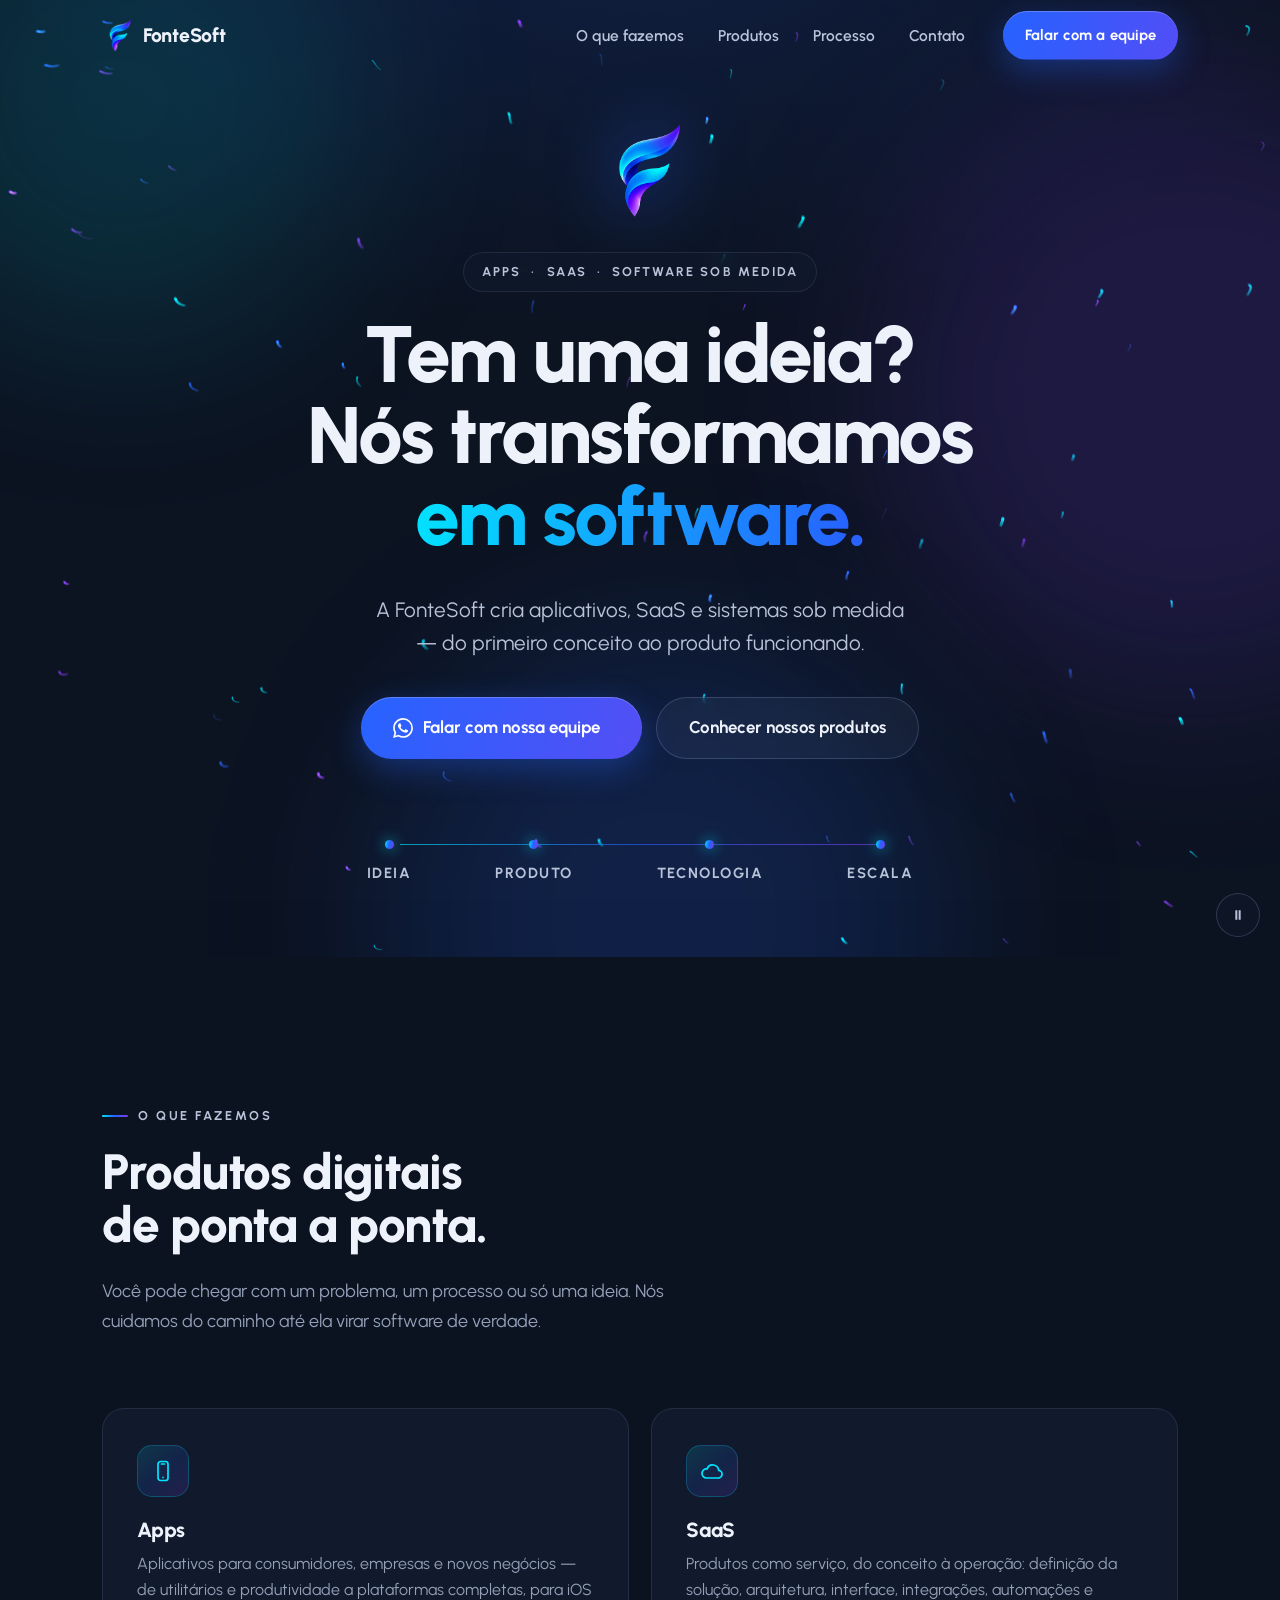
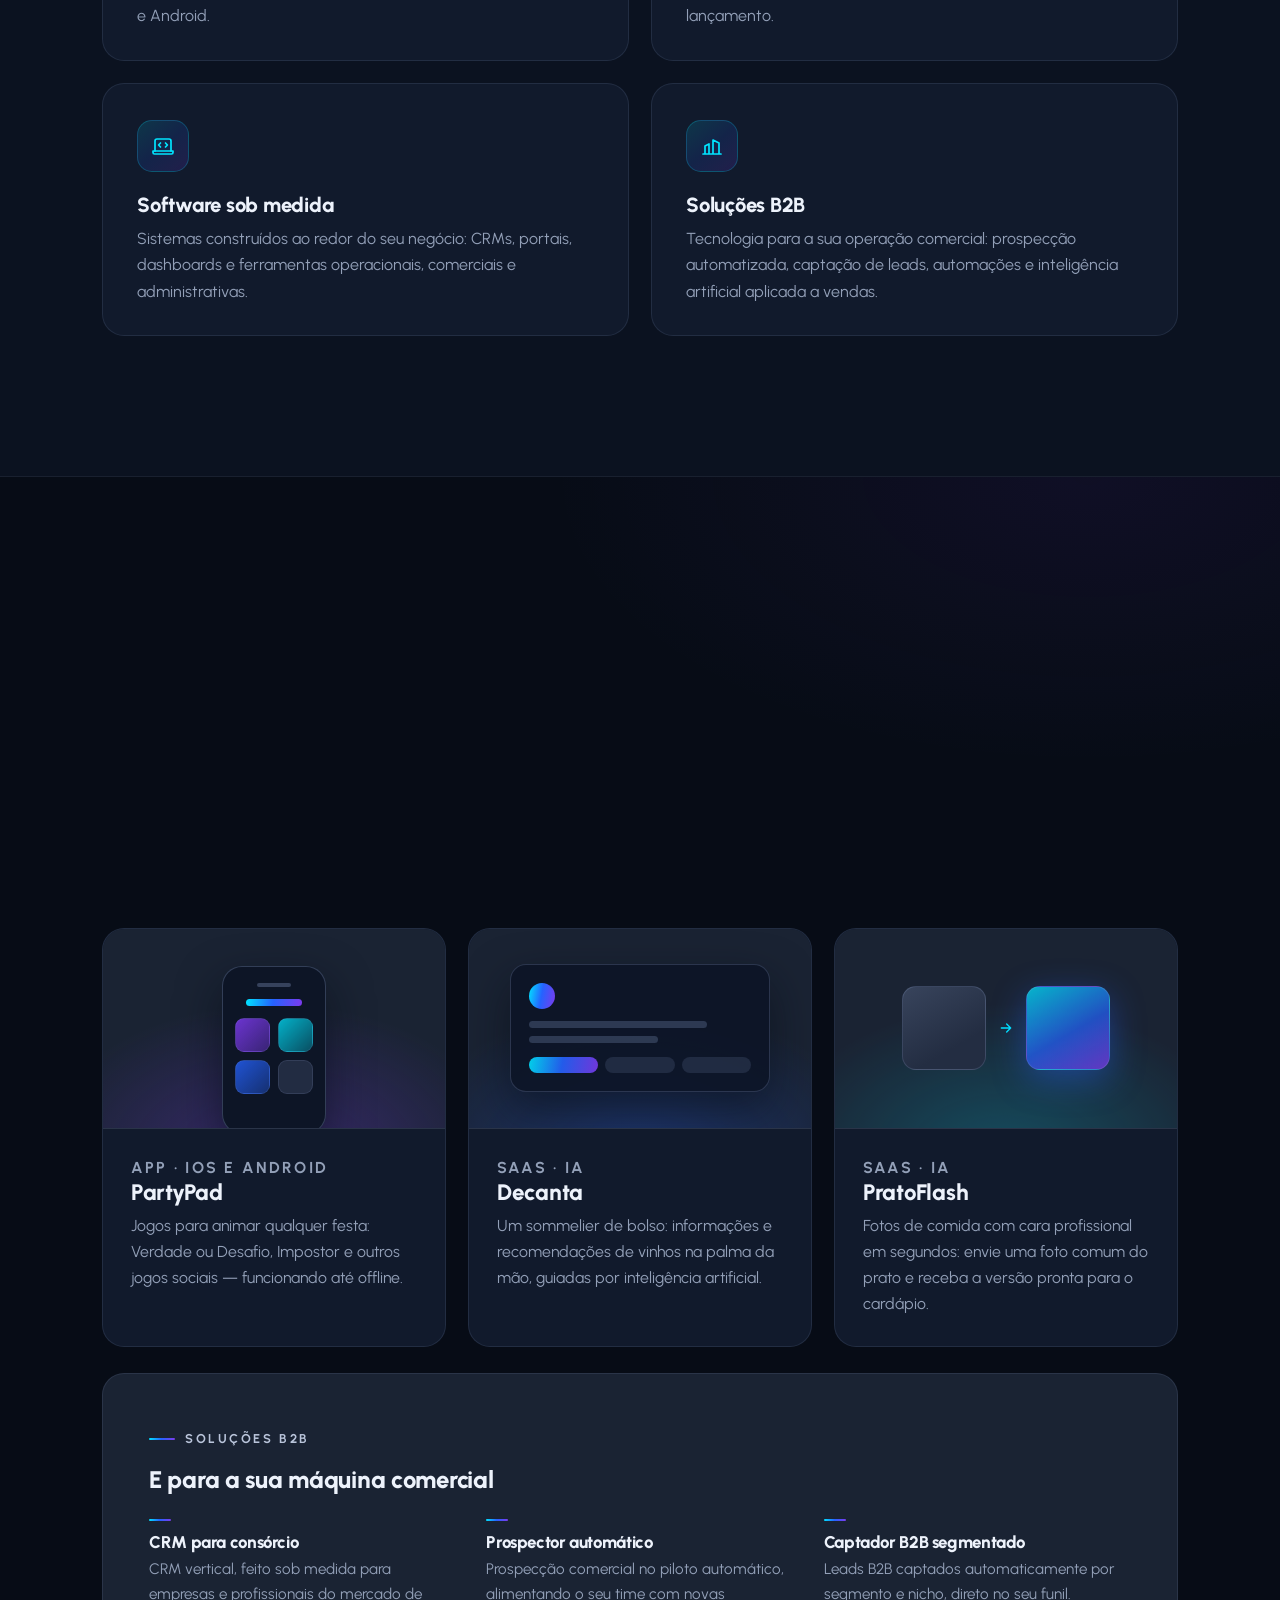
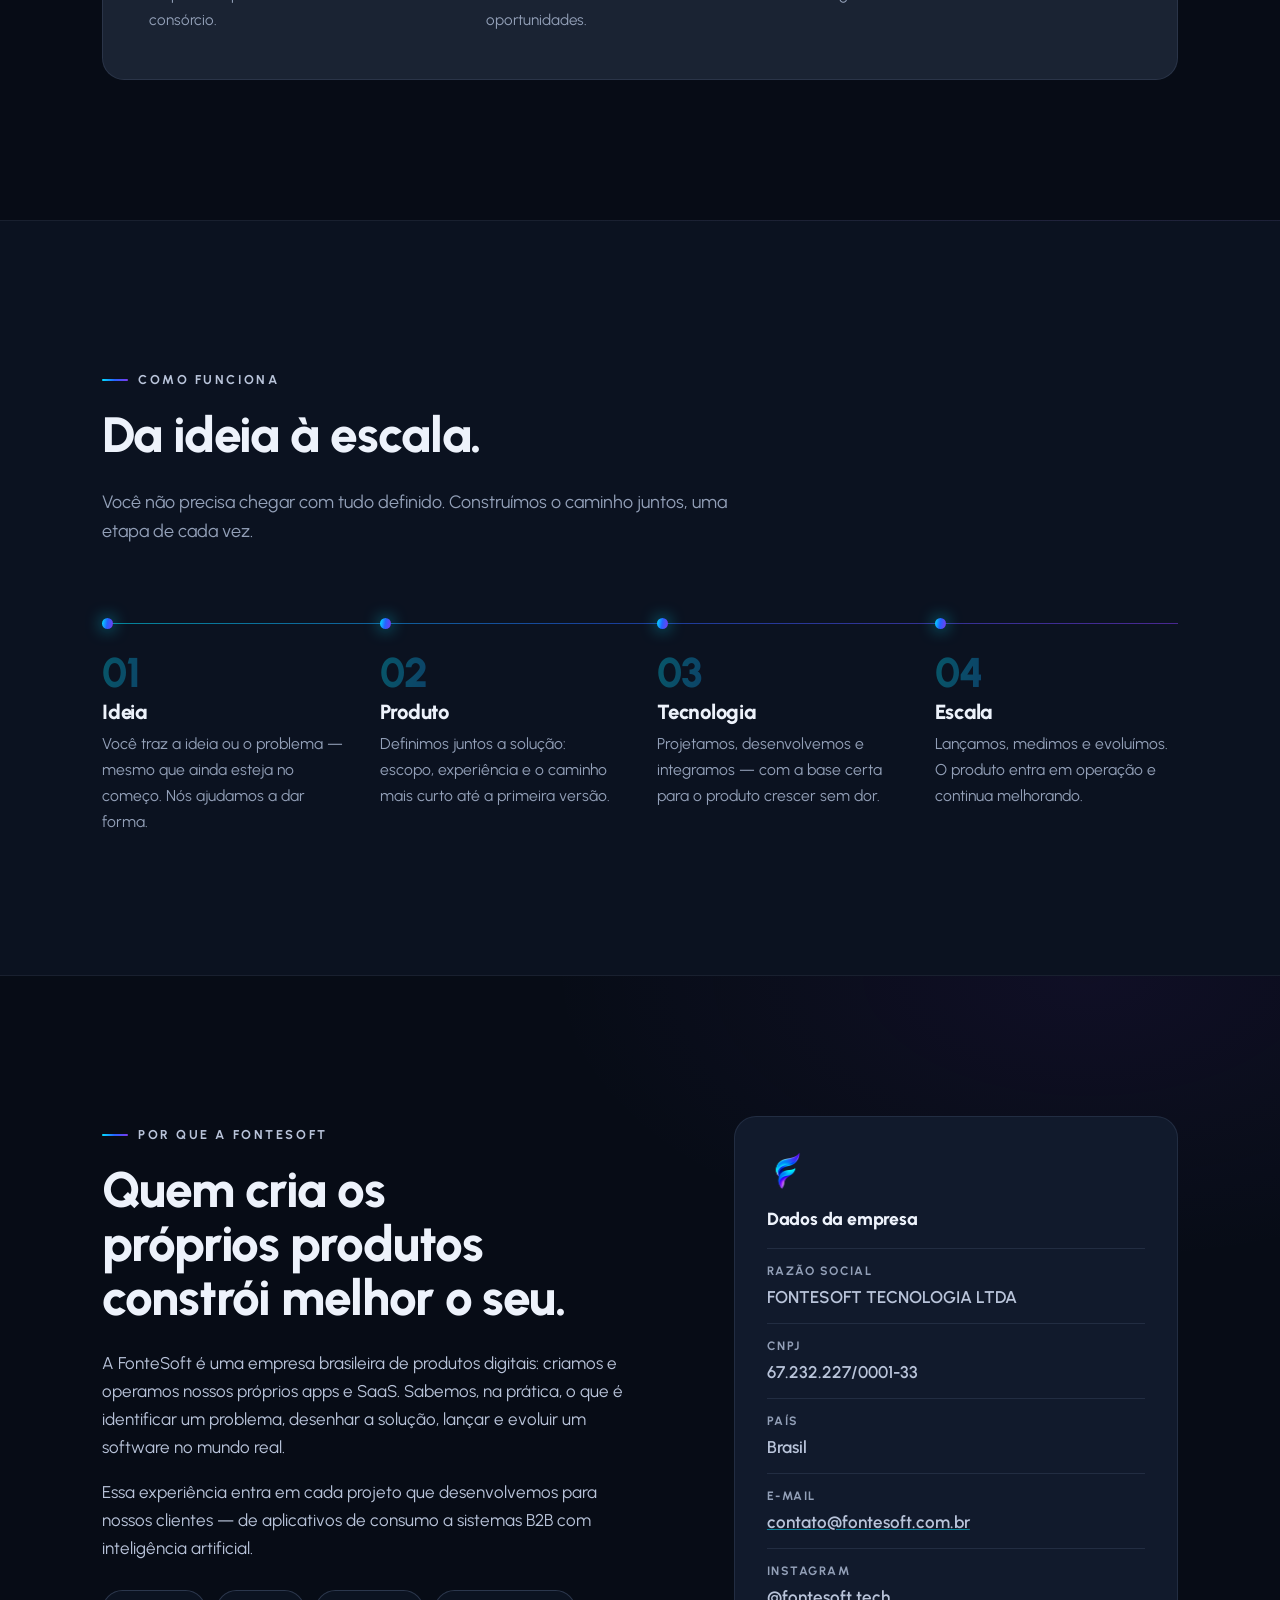
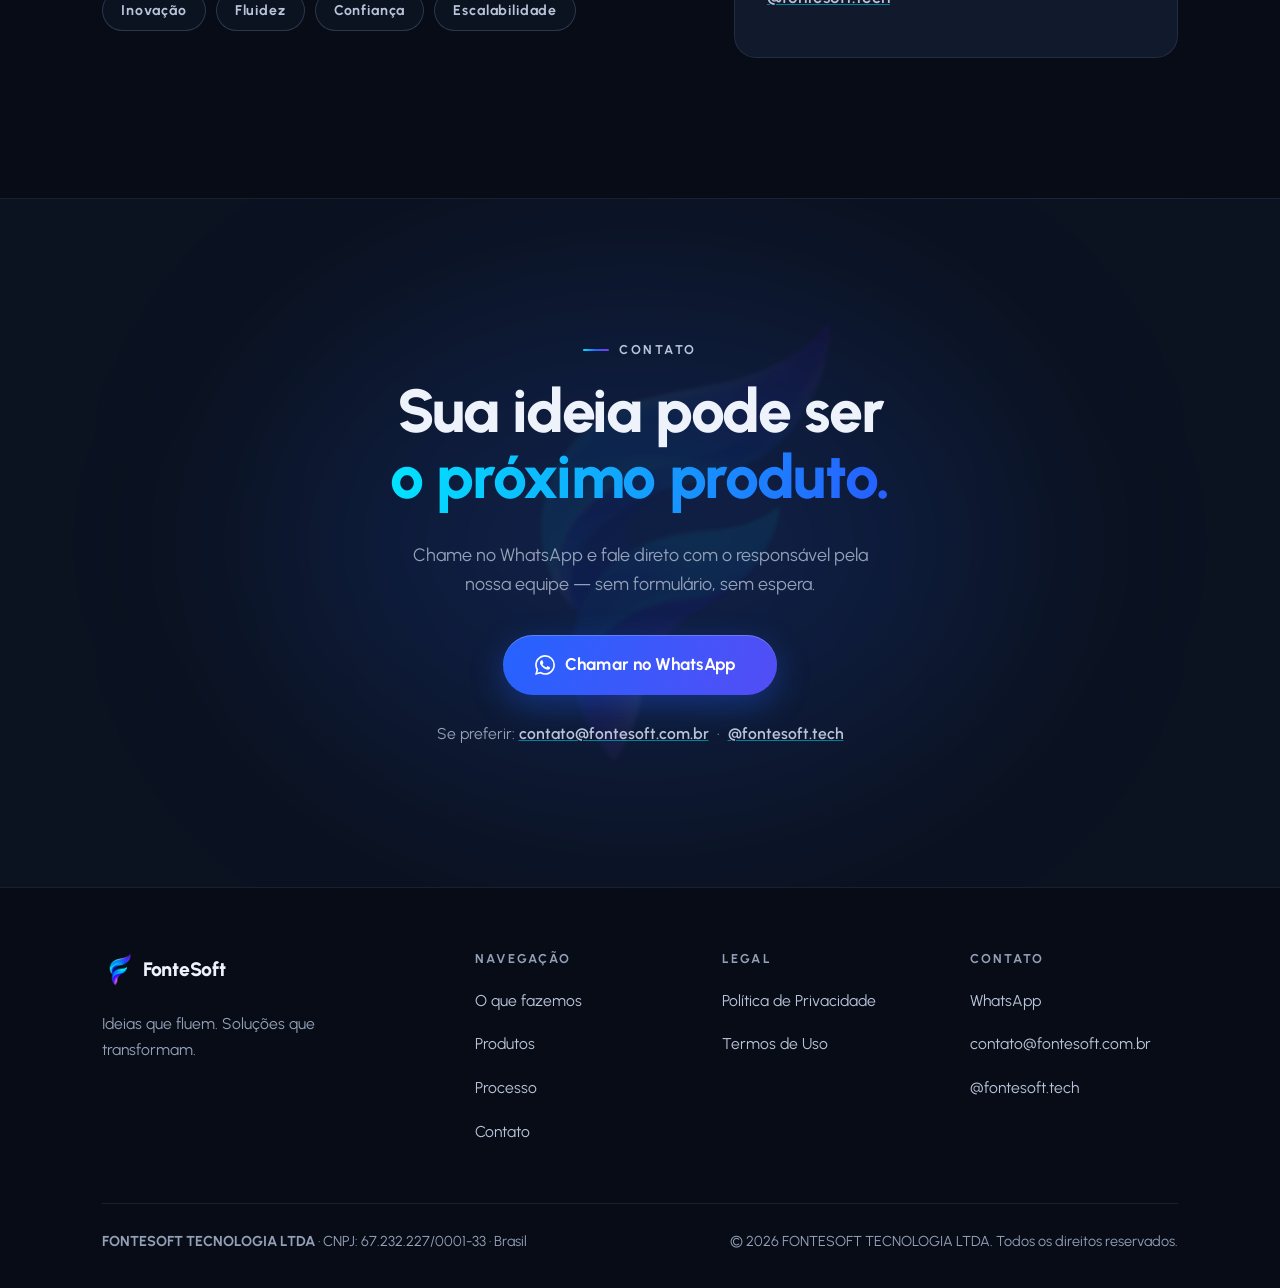
<file: index.html>
<!DOCTYPE html>
<html lang="pt-BR">
<head>
  <meta charset="UTF-8">
  <meta name="viewport" content="width=device-width, initial-scale=1.0">

  <title>FonteSoft — Apps, SaaS e software sob medida</title>
  <meta name="description" content="Tem uma ideia? Nós transformamos em software. A FonteSoft cria apps, SaaS e sistemas sob medida — do primeiro conceito ao produto funcionando.">
  <meta name="author" content="FONTESOFT TECNOLOGIA LTDA">
  <meta name="theme-color" content="#0B1220">
  <link rel="canonical" href="https://fontesoft.com.br/">

  <!-- Open Graph -->
  <meta property="og:type" content="website">
  <meta property="og:site_name" content="FonteSoft">
  <meta property="og:title" content="FonteSoft — Apps, SaaS e software sob medida">
  <meta property="og:description" content="Tem uma ideia? Nós transformamos em software. Criamos apps, SaaS e sistemas sob medida — do primeiro conceito ao produto funcionando.">
  <meta property="og:url" content="https://fontesoft.com.br/">
  <meta property="og:image" content="https://fontesoft.com.br/assets/img/og-image.jpg">
  <meta property="og:image:width" content="1200">
  <meta property="og:image:height" content="630">
  <meta property="og:image:alt" content="FonteSoft — Apps e SaaS">
  <meta property="og:locale" content="pt_BR">

  <!-- Twitter Card -->
  <meta name="twitter:card" content="summary_large_image">
  <meta name="twitter:title" content="FonteSoft — Apps, SaaS e software sob medida">
  <meta name="twitter:description" content="Tem uma ideia? Nós transformamos em software. Criamos apps, SaaS e sistemas sob medida.">
  <meta name="twitter:image" content="https://fontesoft.com.br/assets/img/og-image.jpg">
  <meta name="twitter:image:alt" content="FonteSoft — Apps e SaaS">

  <!-- Favicons -->
  <link rel="icon" type="image/svg+xml" href="assets/img/favicon.svg">
  <link rel="icon" type="image/png" sizes="32x32" href="assets/img/favicon-32.png">
  <link rel="apple-touch-icon" sizes="180x180" href="assets/img/apple-touch-icon.png">
  <link rel="manifest" href="site.webmanifest">

  <!-- Fontes -->
  <link rel="preconnect" href="https://fonts.googleapis.com">
  <link rel="preconnect" href="https://fonts.gstatic.com" crossorigin>
  <link href="https://fonts.googleapis.com/css2?family=Urbanist:wght@400;500;600;700;800&display=swap" rel="stylesheet">

  <link rel="preload" as="image" href="assets/img/logo-f-320.png">
  <link rel="stylesheet" href="assets/css/style.css">

  <!-- Dados estruturados (schema.org) -->
  <script type="application/ld+json">
  {
    "@context": "https://schema.org",
    "@type": "Organization",
    "name": "FonteSoft",
    "legalName": "FONTESOFT TECNOLOGIA LTDA",
    "taxID": "67.232.227/0001-33",
    "url": "https://fontesoft.com.br/",
    "logo": "https://fontesoft.com.br/assets/img/icon-512.png",
    "email": "contato@fontesoft.com.br",
    "telephone": "+55-65-99224-9488",
    "slogan": "Tem uma ideia? Nós transformamos em software.",
    "description": "Empresa brasileira de produtos digitais: aplicativos, SaaS, softwares sob medida e soluções B2B. Criadora do PartyPad, do Decanta e do PratoFlash.",
    "sameAs": ["https://www.instagram.com/fontesoft.tech"],
    "address": {
      "@type": "PostalAddress",
      "addressCountry": "BR"
    },
    "contactPoint": {
      "@type": "ContactPoint",
      "telephone": "+55-65-99224-9488",
      "email": "contato@fontesoft.com.br",
      "contactType": "customer service",
      "availableLanguage": "Portuguese"
    }
  }
  </script>
</head>
<body>
  <a class="skip-link" href="#inicio">Ir para o conteúdo principal</a>

  <header class="site-header" id="topo">
    <div class="container header-inner">
      <a class="brand" href="#inicio" aria-label="FonteSoft — página inicial">
        <img class="brand-mark" src="assets/img/logo-f-160.png" alt="" width="30" height="35">
        <span class="brand-name">FonteSoft</span>
      </a>

      <button class="nav-toggle" id="navToggle" aria-expanded="false" aria-controls="nav" aria-label="Abrir menu de navegação">
        <span></span><span></span><span></span>
      </button>

      <nav class="site-nav" id="nav" aria-label="Navegação principal">
        <ul>
          <li><a href="#servicos">O que fazemos</a></li>
          <li><a href="#produtos">Produtos</a></li>
          <li><a href="#processo">Processo</a></li>
          <li><a href="#contato">Contato</a></li>
          <li class="nav-cta-item">
            <a class="btn btn-primary btn-sm" href="https://wa.me/5565992249488?text=Ol%C3%A1%21%20Tenho%20uma%20ideia%20e%20quero%20falar%20com%20a%20equipe%20da%20FonteSoft." target="_blank" rel="noopener">Falar com a equipe<span class="sr-only"> no WhatsApp (abre em nova aba)</span></a>
          </li>
        </ul>
      </nav>

      <a class="btn btn-primary btn-sm header-cta" href="https://wa.me/5565992249488?text=Ol%C3%A1%21%20Tenho%20uma%20ideia%20e%20quero%20falar%20com%20a%20equipe%20da%20FonteSoft." target="_blank" rel="noopener" aria-label="Falar com a equipe no WhatsApp (abre em nova aba)">Falar com a equipe</a>
    </div>
  </header>

  <main>
    <!-- ============ HERO ============ -->
    <section class="hero" id="inicio">
      <div class="hero-bg" aria-hidden="true">
        <canvas id="flowCanvas"></canvas>
        <div class="glow glow-1" data-parallax="0.05"></div>
        <div class="glow glow-2" data-parallax="0.08"></div>
        <div class="glow glow-3" data-parallax="0.04"></div>
      </div>

      <div class="container hero-inner">
        <!-- parallax no wrapper, reveal no filho: transforms separados não brigam -->
        <div class="hero-parallax" data-parallax="-0.06" aria-hidden="true">
          <div class="hero-mark reveal">
            <img src="assets/img/logo-f-320.png" alt="" width="86" height="100">
          </div>
        </div>

        <p class="hero-eyebrow reveal">Apps&nbsp;&nbsp;·&nbsp;&nbsp;SaaS&nbsp;&nbsp;·&nbsp;&nbsp;Software sob medida</p>

        <h1 class="reveal">Tem uma ideia?<br>Nós transformamos <span class="grad-text">em&nbsp;software.</span></h1>

        <p class="hero-sub reveal">
          A FonteSoft cria aplicativos, SaaS e sistemas sob medida —
          do primeiro conceito ao produto funcionando.
        </p>

        <div class="hero-actions reveal">
          <a class="btn btn-primary btn-lg" href="https://wa.me/5565992249488?text=Ol%C3%A1%21%20Tenho%20uma%20ideia%20e%20quero%20falar%20com%20a%20equipe%20da%20FonteSoft." target="_blank" rel="noopener">
            <svg viewBox="0 0 24 24" width="20" height="20" fill="currentColor" aria-hidden="true"><path d="M17.472 14.382c-.297-.149-1.758-.867-2.03-.967-.273-.099-.471-.148-.67.15-.197.297-.767.966-.94 1.164-.173.199-.347.223-.644.075-.297-.15-1.255-.463-2.39-1.475-.883-.788-1.48-1.761-1.653-2.059-.173-.297-.018-.458.13-.606.134-.133.297-.347.446-.52.149-.174.198-.298.298-.497.099-.198.05-.371-.025-.52-.075-.149-.669-1.612-.916-2.207-.242-.579-.487-.5-.669-.51-.173-.008-.371-.01-.57-.01-.198 0-.52.074-.792.372-.272.297-1.04 1.016-1.04 2.479 0 1.462 1.065 2.875 1.213 3.074.149.198 2.096 3.2 5.077 4.487.709.306 1.262.489 1.694.625.712.227 1.36.195 1.871.118.571-.085 1.758-.719 2.006-1.413.248-.694.248-1.289.173-1.413-.074-.124-.272-.198-.57-.347m-5.421 7.403h-.004a9.87 9.87 0 0 1-5.031-1.378l-.361-.214-3.741.982.998-3.648-.235-.374a9.86 9.86 0 0 1-1.51-5.26c.001-5.45 4.436-9.884 9.888-9.884 2.64 0 5.122 1.03 6.988 2.898a9.825 9.825 0 0 1 2.893 6.994c-.003 5.45-4.437 9.884-9.885 9.884m8.413-18.297A11.815 11.815 0 0 0 12.05 0C5.495 0 .16 5.335.157 11.892c0 2.096.547 4.142 1.588 5.945L.057 24l6.305-1.654a11.882 11.882 0 0 0 5.683 1.448h.005c6.554 0 11.89-5.335 11.893-11.893a11.821 11.821 0 0 0-3.48-8.413"/></svg>
            Falar com nossa equipe<span class="sr-only"> no WhatsApp (abre em nova aba)</span>
          </a>
          <a class="btn btn-ghost btn-lg" href="#produtos">Conhecer nossos produtos</a>
        </div>

        <ol class="flow-strip reveal" aria-label="Como uma ideia vira produto na FonteSoft">
          <li><span class="flow-dot" aria-hidden="true"></span>Ideia</li>
          <li><span class="flow-dot" aria-hidden="true"></span>Produto</li>
          <li><span class="flow-dot" aria-hidden="true"></span>Tecnologia</li>
          <li><span class="flow-dot" aria-hidden="true"></span>Escala</li>
        </ol>
      </div>

      <button class="anim-toggle" id="animToggle" aria-pressed="false" aria-label="Pausar animações de movimento">
        <svg class="icon-pause" viewBox="0 0 24 24" width="16" height="16" fill="currentColor" aria-hidden="true"><path d="M8 5h3v14H8zM13 5h3v14h-3z"/></svg>
        <svg class="icon-play" viewBox="0 0 24 24" width="16" height="16" fill="currentColor" aria-hidden="true"><path d="M8 5v14l11-7z"/></svg>
      </button>
    </section>

    <!-- ============ O QUE FAZEMOS ============ -->
    <section class="section" id="servicos">
      <div class="container">
        <header class="section-head reveal">
          <p class="eyebrow">O que fazemos</p>
          <h2>Produtos digitais<br>de ponta a ponta.</h2>
          <p class="section-sub">Você pode chegar com um problema, um processo ou só uma ideia. Nós cuidamos do caminho até ela virar software de verdade.</p>
        </header>

        <div class="svc-grid">
          <article class="glow-card reveal">
            <div class="card-icon" aria-hidden="true">
              <svg viewBox="0 0 24 24" width="24" height="24" fill="none" stroke="currentColor" stroke-width="1.7" stroke-linecap="round" stroke-linejoin="round">
                <rect x="7" y="2.5" width="10" height="19" rx="2.5"/>
                <path d="M10.5 5h3M12 18.4h.01"/>
              </svg>
            </div>
            <h3>Apps</h3>
            <p>Aplicativos para consumidores, empresas e novos negócios — de utilitários e produtividade a plataformas completas, para iOS e Android.</p>
          </article>

          <article class="glow-card reveal" style="transition-delay:.07s">
            <div class="card-icon" aria-hidden="true">
              <svg viewBox="0 0 24 24" width="24" height="24" fill="none" stroke="currentColor" stroke-width="1.7" stroke-linecap="round" stroke-linejoin="round">
                <path d="M6.6 19a4.6 4.6 0 1 1 .5-9.17 6 6 0 0 1 11.6 1.57A3.8 3.8 0 0 1 17.8 19z"/>
              </svg>
            </div>
            <h3>SaaS</h3>
            <p>Produtos como serviço, do conceito à operação: definição da solução, arquitetura, interface, integrações, automações e lançamento.</p>
          </article>

          <article class="glow-card reveal" style="transition-delay:.14s">
            <div class="card-icon" aria-hidden="true">
              <svg viewBox="0 0 24 24" width="24" height="24" fill="none" stroke="currentColor" stroke-width="1.7" stroke-linecap="round" stroke-linejoin="round">
                <path d="M4 17V7a2 2 0 0 1 2-2h12a2 2 0 0 1 2 2v10"/>
                <path d="M2 17h20v1.5a1.5 1.5 0 0 1-1.5 1.5h-17A1.5 1.5 0 0 1 2 18.5z"/>
                <path d="M9.5 9 7.6 11l1.9 2M14.5 9l1.9 2-1.9 2"/>
              </svg>
            </div>
            <h3>Software sob medida</h3>
            <p>Sistemas construídos ao redor do seu negócio: CRMs, portais, dashboards e ferramentas operacionais, comerciais e administrativas.</p>
          </article>

          <article class="glow-card reveal" style="transition-delay:.21s">
            <div class="card-icon" aria-hidden="true">
              <svg viewBox="0 0 24 24" width="24" height="24" fill="none" stroke="currentColor" stroke-width="1.7" stroke-linecap="round" stroke-linejoin="round">
                <path d="M3 20h18M5 20V12l4-2v10M13 20V6l6 3v11"/>
              </svg>
            </div>
            <h3>Soluções B2B</h3>
            <p>Tecnologia para a sua operação comercial: prospecção automatizada, captação de leads, automações e inteligência artificial aplicada a vendas.</p>
          </article>
        </div>
      </div>
    </section>

    <!-- ============ PRODUTOS ============ -->
    <section class="section section-alt" id="produtos">
      <div class="container">
        <header class="section-head reveal">
          <p class="eyebrow">Produtos próprios</p>
          <h2>Nós não apenas construímos.<br><span class="grad-text">Nós lançamos.</span></h2>
          <p class="section-sub">Produtos criados, publicados e operados pela própria FonteSoft — a prova concreta do que sabemos fazer.</p>
        </header>

        <div class="prod-grid">
          <article class="prod-card reveal">
            <div class="prod-visual prod-visual-party" aria-hidden="true">
              <div class="mini-phone">
                <span class="mini-phone-notch"></span>
                <span class="mini-phone-title"></span>
                <div class="mini-tiles">
                  <span></span><span></span><span></span><span></span>
                </div>
              </div>
            </div>
            <div class="prod-body">
              <p class="prod-tag">App · iOS e Android</p>
              <h3>PartyPad</h3>
              <p>Jogos para animar qualquer festa: Verdade ou Desafio, Impostor e outros jogos sociais — funcionando até offline.</p>
            </div>
          </article>

          <article class="prod-card reveal" style="transition-delay:.07s">
            <div class="prod-visual prod-visual-decanta" aria-hidden="true">
              <div class="mini-chat">
                <span class="mini-avatar"></span>
                <span class="mini-line w-80"></span>
                <span class="mini-line w-60"></span>
                <div class="mini-chips">
                  <span class="chip-grad"></span><span></span><span></span>
                </div>
              </div>
            </div>
            <div class="prod-body">
              <p class="prod-tag">SaaS · IA</p>
              <h3>Decanta</h3>
              <p>Um sommelier de bolso: informações e recomendações de vinhos na palma da mão, guiadas por inteligência artificial.</p>
            </div>
          </article>

          <article class="prod-card reveal" style="transition-delay:.14s">
            <div class="prod-visual prod-visual-prato" aria-hidden="true">
              <div class="mini-compare">
                <span class="mini-before"></span>
                <span class="mini-arrow">
                  <svg viewBox="0 0 24 24" width="16" height="16" fill="none" stroke="currentColor" stroke-width="2" stroke-linecap="round" stroke-linejoin="round"><path d="M5 12h14M13 6l6 6-6 6"/></svg>
                </span>
                <span class="mini-after"></span>
              </div>
            </div>
            <div class="prod-body">
              <p class="prod-tag">SaaS · IA</p>
              <h3>PratoFlash</h3>
              <p>Fotos de comida com cara profissional em segundos: envie uma foto comum do prato e receba a versão pronta para o cardápio.</p>
            </div>
          </article>
        </div>

        <div class="b2b-band reveal">
          <div class="b2b-head">
            <p class="eyebrow">Soluções B2B</p>
            <h3>E para a sua máquina comercial</h3>
          </div>
          <ul class="b2b-list">
            <li>
              <h4>CRM para consórcio</h4>
              <p>CRM vertical, feito sob medida para empresas e profissionais do mercado de consórcio.</p>
            </li>
            <li>
              <h4>Prospector automático</h4>
              <p>Prospecção comercial no piloto automático, alimentando o seu time com novas oportunidades.</p>
            </li>
            <li>
              <h4>Captador B2B segmentado</h4>
              <p>Leads B2B captados automaticamente por segmento e nicho, direto no seu funil.</p>
            </li>
          </ul>
        </div>
      </div>
    </section>

    <!-- ============ PROCESSO ============ -->
    <section class="section" id="processo">
      <div class="container">
        <header class="section-head reveal">
          <p class="eyebrow">Como funciona</p>
          <h2>Da ideia à escala.</h2>
          <p class="section-sub">Você não precisa chegar com tudo definido. Construímos o caminho juntos, uma etapa de cada vez.</p>
        </header>

        <ol class="steps reveal">
          <li class="step">
            <span class="step-num" aria-hidden="true">01</span>
            <h3>Ideia</h3>
            <p>Você traz a ideia ou o problema — mesmo que ainda esteja no começo. Nós ajudamos a dar forma.</p>
          </li>
          <li class="step">
            <span class="step-num" aria-hidden="true">02</span>
            <h3>Produto</h3>
            <p>Definimos juntos a solução: escopo, experiência e o caminho mais curto até a primeira versão.</p>
          </li>
          <li class="step">
            <span class="step-num" aria-hidden="true">03</span>
            <h3>Tecnologia</h3>
            <p>Projetamos, desenvolvemos e integramos — com a base certa para o produto crescer sem dor.</p>
          </li>
          <li class="step">
            <span class="step-num" aria-hidden="true">04</span>
            <h3>Escala</h3>
            <p>Lançamos, medimos e evoluímos. O produto entra em operação e continua melhorando.</p>
          </li>
        </ol>
      </div>
    </section>

    <!-- ============ SOBRE / DIFERENCIAL ============ -->
    <section class="section section-alt" id="sobre">
      <div class="container about-grid">
        <div class="about-copy reveal">
          <p class="eyebrow">Por que a FonteSoft</p>
          <h2>Quem cria os próprios produtos constrói melhor o&nbsp;seu.</h2>
          <p>
            A FonteSoft é uma empresa brasileira de produtos digitais: criamos e operamos
            nossos próprios apps e SaaS. Sabemos, na prática, o que é identificar um problema,
            desenhar a solução, lançar e evoluir um software no mundo real.
          </p>
          <p>
            Essa experiência entra em cada projeto que desenvolvemos para nossos clientes —
            de aplicativos de consumo a sistemas B2B com inteligência artificial.
          </p>
          <ul class="about-chips" aria-label="Valores da FonteSoft">
            <li>Inovação</li>
            <li>Fluidez</li>
            <li>Confiança</li>
            <li>Escalabilidade</li>
          </ul>
        </div>

        <aside class="legal-box reveal" style="transition-delay:.1s" aria-label="Dados da empresa">
          <img class="legal-mark" src="assets/img/logo-f-160.png" alt="" width="34" height="40">
          <h3>Dados da empresa</h3>
          <dl>
            <div><dt>Razão social</dt><dd>FONTESOFT TECNOLOGIA LTDA</dd></div>
            <div><dt>CNPJ</dt><dd>67.232.227/0001-33</dd></div>
            <div><dt>País</dt><dd>Brasil</dd></div>
            <div><dt>E-mail</dt><dd><a href="mailto:contato@fontesoft.com.br">contato@fontesoft.com.br</a></dd></div>
            <div><dt>Instagram</dt><dd><a href="https://www.instagram.com/fontesoft.tech" target="_blank" rel="noopener">@fontesoft.tech<span class="sr-only"> (abre em nova aba)</span></a></dd></div>
          </dl>
        </aside>
      </div>
    </section>

    <!-- ============ CONTATO ============ -->
    <section class="section cta-final" id="contato">
      <div class="cta-bg" aria-hidden="true">
        <img src="assets/img/logo-f.png" alt="" width="380" height="443">
        <div class="glow glow-cta"></div>
      </div>
      <div class="container cta-inner">
        <p class="eyebrow reveal">Contato</p>
        <h2 class="reveal">Sua ideia pode ser<br><span class="grad-text">o próximo produto.</span></h2>
        <p class="section-sub reveal">
          Chame no WhatsApp e fale direto com o responsável pela nossa equipe —
          sem formulário, sem espera.
        </p>
        <div class="cta-actions reveal">
          <a class="btn btn-primary btn-lg" href="https://wa.me/5565992249488?text=Ol%C3%A1%21%20Tenho%20uma%20ideia%20e%20quero%20falar%20com%20a%20equipe%20da%20FonteSoft." target="_blank" rel="noopener">
            <svg viewBox="0 0 24 24" width="20" height="20" fill="currentColor" aria-hidden="true"><path d="M17.472 14.382c-.297-.149-1.758-.867-2.03-.967-.273-.099-.471-.148-.67.15-.197.297-.767.966-.94 1.164-.173.199-.347.223-.644.075-.297-.15-1.255-.463-2.39-1.475-.883-.788-1.48-1.761-1.653-2.059-.173-.297-.018-.458.13-.606.134-.133.297-.347.446-.52.149-.174.198-.298.298-.497.099-.198.05-.371-.025-.52-.075-.149-.669-1.612-.916-2.207-.242-.579-.487-.5-.669-.51-.173-.008-.371-.01-.57-.01-.198 0-.52.074-.792.372-.272.297-1.04 1.016-1.04 2.479 0 1.462 1.065 2.875 1.213 3.074.149.198 2.096 3.2 5.077 4.487.709.306 1.262.489 1.694.625.712.227 1.36.195 1.871.118.571-.085 1.758-.719 2.006-1.413.248-.694.248-1.289.173-1.413-.074-.124-.272-.198-.57-.347m-5.421 7.403h-.004a9.87 9.87 0 0 1-5.031-1.378l-.361-.214-3.741.982.998-3.648-.235-.374a9.86 9.86 0 0 1-1.51-5.26c.001-5.45 4.436-9.884 9.888-9.884 2.64 0 5.122 1.03 6.988 2.898a9.825 9.825 0 0 1 2.893 6.994c-.003 5.45-4.437 9.884-9.885 9.884m8.413-18.297A11.815 11.815 0 0 0 12.05 0C5.495 0 .16 5.335.157 11.892c0 2.096.547 4.142 1.588 5.945L.057 24l6.305-1.654a11.882 11.882 0 0 0 5.683 1.448h.005c6.554 0 11.89-5.335 11.893-11.893a11.821 11.821 0 0 0-3.48-8.413"/></svg>
            Chamar no WhatsApp<span class="sr-only"> (abre em nova aba)</span>
          </a>
        </div>
        <p class="cta-alt reveal">
          Se preferir: <a href="mailto:contato@fontesoft.com.br">contato@fontesoft.com.br</a>
          &nbsp;·&nbsp; <a href="https://www.instagram.com/fontesoft.tech" target="_blank" rel="noopener">@fontesoft.tech<span class="sr-only"> (abre em nova aba)</span></a>
        </p>
      </div>
    </section>
  </main>

  <!-- ============ RODAPÉ ============ -->
  <footer class="site-footer">
    <div class="container">
      <div class="footer-grid">
        <div class="footer-brand">
          <a class="brand" href="#inicio" aria-label="FonteSoft — voltar ao início">
            <img class="brand-mark" src="assets/img/logo-f-160.png" alt="" width="30" height="35">
            <span class="brand-name">FonteSoft</span>
          </a>
          <p>Ideias que fluem. Soluções que transformam.</p>
        </div>

        <nav class="footer-nav" aria-label="Links do site">
          <h3>Navegação</h3>
          <ul>
            <li><a href="#servicos">O que fazemos</a></li>
            <li><a href="#produtos">Produtos</a></li>
            <li><a href="#processo">Processo</a></li>
            <li><a href="#contato">Contato</a></li>
          </ul>
        </nav>

        <nav class="footer-nav" aria-label="Links legais">
          <h3>Legal</h3>
          <ul>
            <li><a href="/privacidade.html">Política de Privacidade</a></li>
            <li><a href="/termos.html">Termos de Uso</a></li>
          </ul>
        </nav>

        <div class="footer-nav">
          <h3>Contato</h3>
          <ul>
            <li><a href="https://wa.me/5565992249488?text=Ol%C3%A1%21%20Tenho%20uma%20ideia%20e%20quero%20falar%20com%20a%20equipe%20da%20FonteSoft." target="_blank" rel="noopener">WhatsApp<span class="sr-only"> (abre em nova aba)</span></a></li>
            <li><a href="mailto:contato@fontesoft.com.br">contato@fontesoft.com.br</a></li>
            <li><a href="https://www.instagram.com/fontesoft.tech" target="_blank" rel="noopener">@fontesoft.tech<span class="sr-only"> (abre em nova aba)</span></a></li>
          </ul>
        </div>
      </div>

      <div class="footer-legal">
        <p><strong>FONTESOFT TECNOLOGIA LTDA</strong> · CNPJ: 67.232.227/0001-33 · Brasil</p>
        <p>© <span id="anoAtual">2026</span> FONTESOFT TECNOLOGIA LTDA. Todos os direitos reservados.</p>
      </div>
    </div>
  </footer>

  <script src="assets/js/main.js"></script>
</body>
</html>
</file>
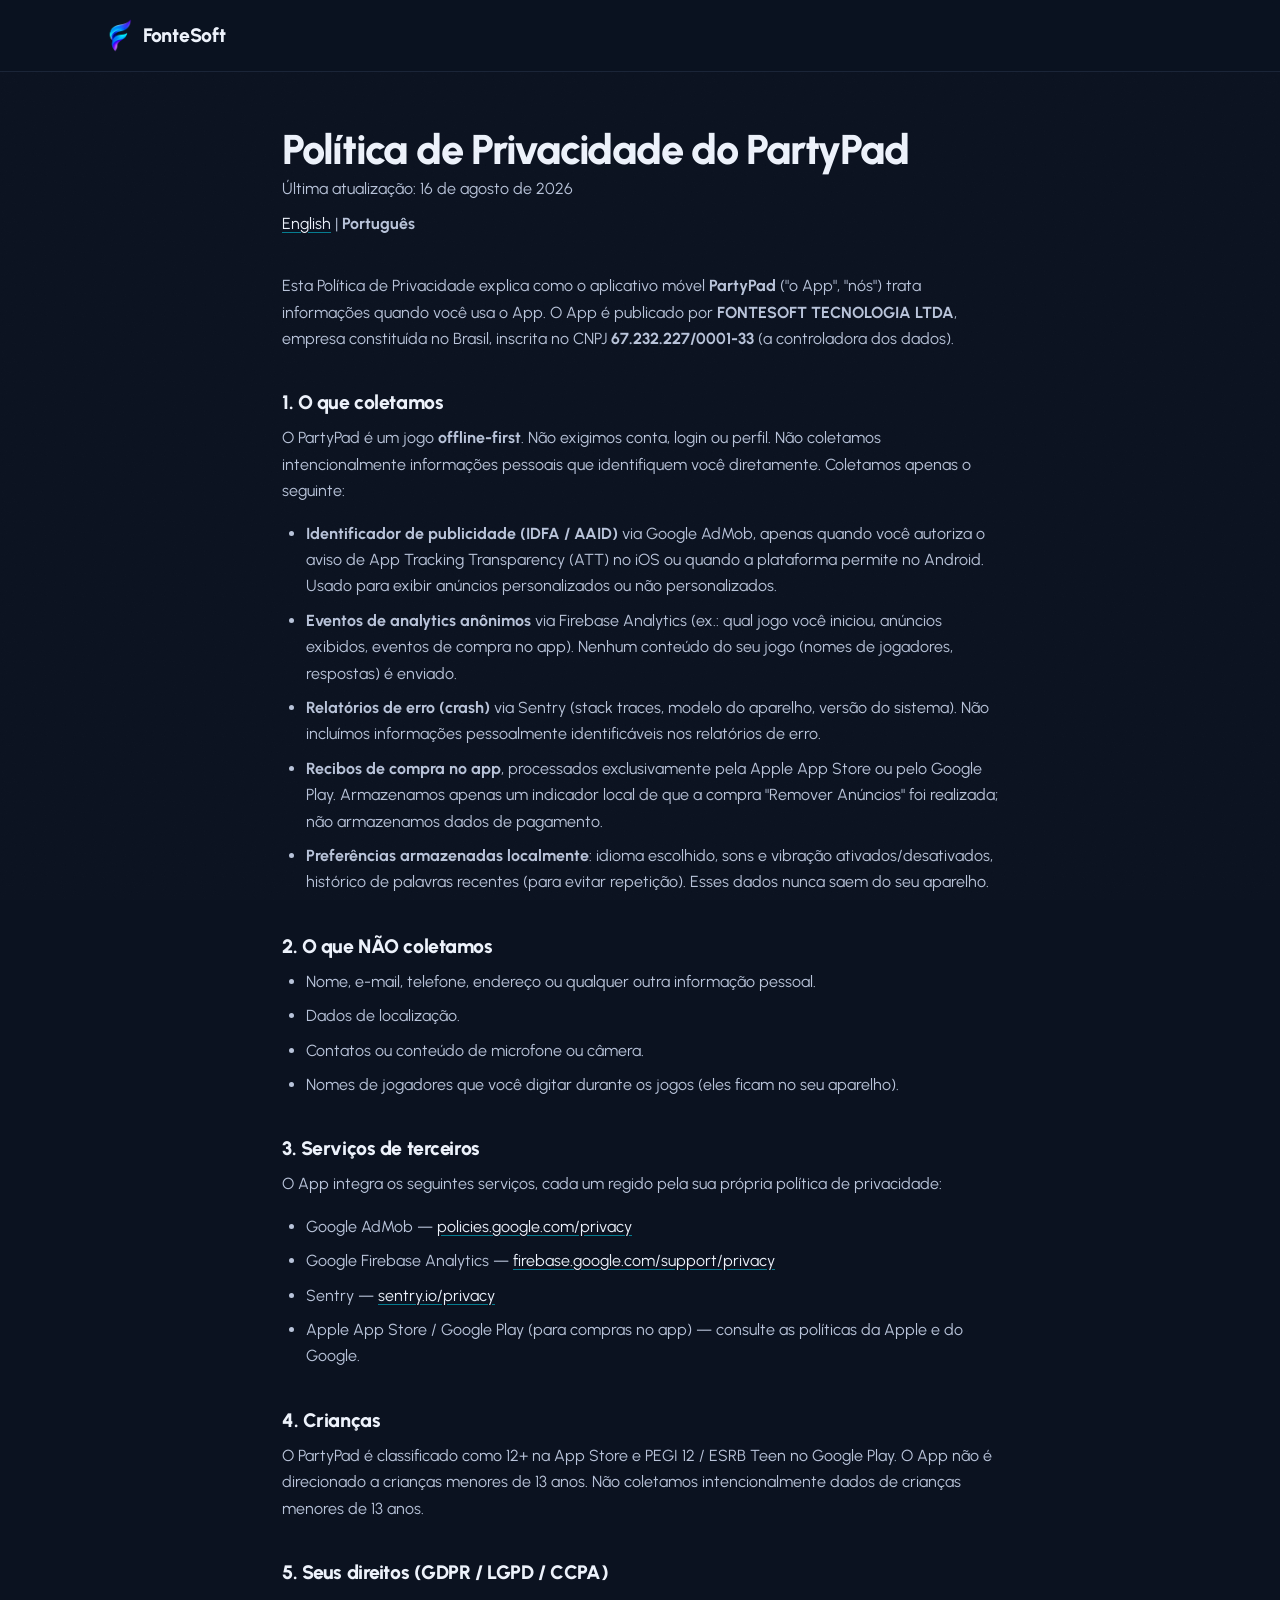
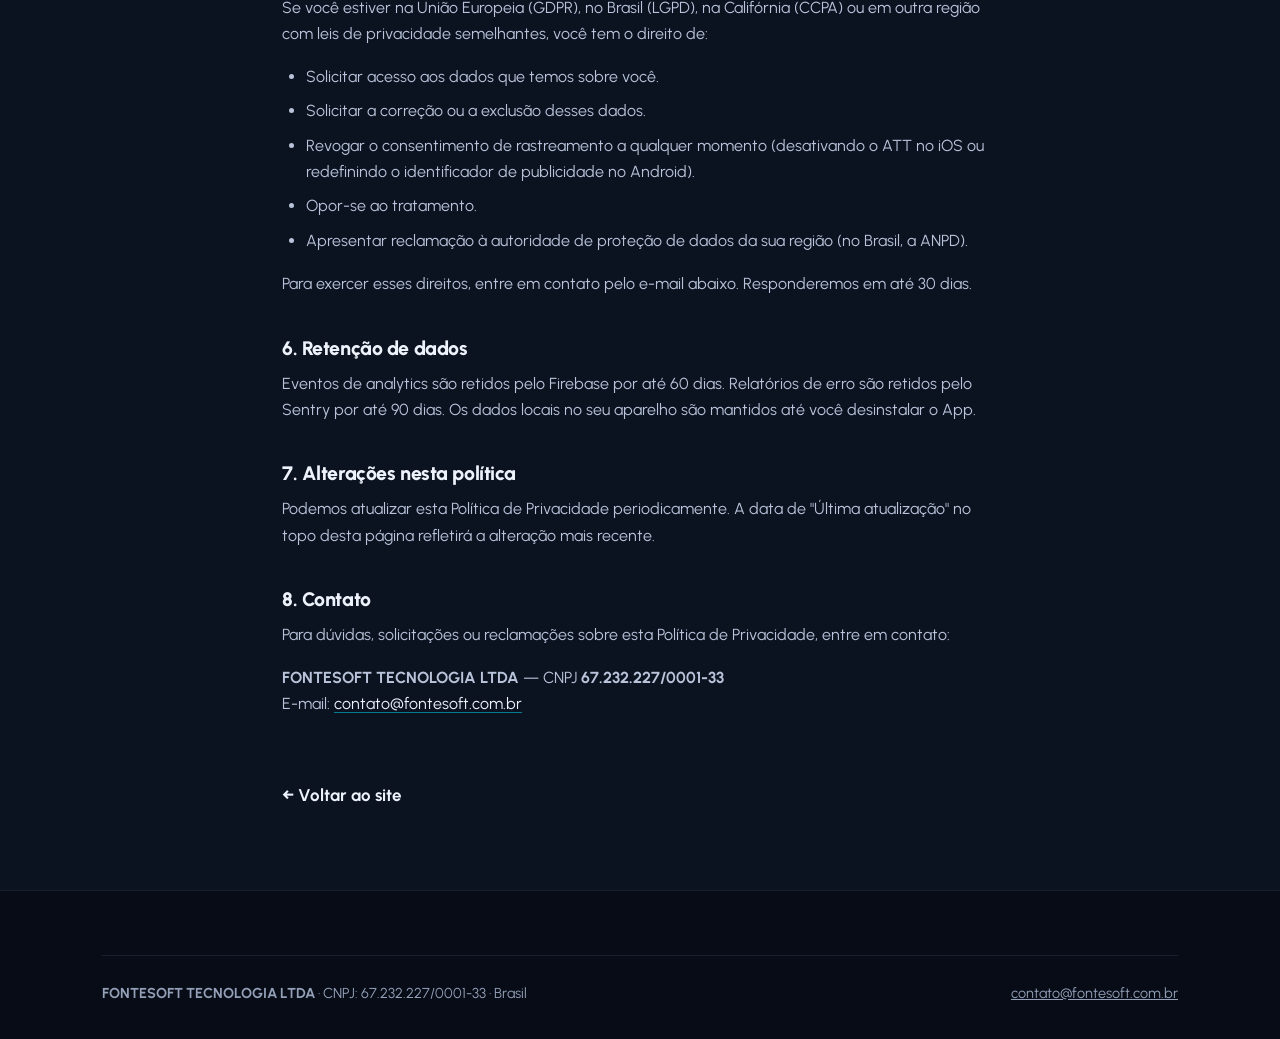
<file: privacidade.html>
<!DOCTYPE html>
<html lang="pt-BR">
<head>
  <meta charset="UTF-8">
  <meta name="viewport" content="width=device-width, initial-scale=1.0">
  <title>Política de Privacidade do PartyPad — FonteSoft</title>
  <meta name="description" content="Política de Privacidade do aplicativo PartyPad, publicado pela FONTESOFT TECNOLOGIA LTDA.">
  <meta name="theme-color" content="#0B1220">
  <link rel="canonical" href="https://fontesoft.com.br/privacidade.html">
  <link rel="icon" type="image/svg+xml" href="/assets/img/favicon.svg">
  <link rel="icon" type="image/png" sizes="32x32" href="/assets/img/favicon-32.png">
  <link rel="apple-touch-icon" sizes="180x180" href="/assets/img/apple-touch-icon.png">
  <link rel="preconnect" href="https://fonts.googleapis.com">
  <link rel="preconnect" href="https://fonts.gstatic.com" crossorigin>
  <link href="https://fonts.googleapis.com/css2?family=Urbanist:wght@400;500;600;700;800&display=swap" rel="stylesheet">
  <link rel="stylesheet" href="/assets/css/style.css">
</head>
<body>
  <header class="site-header scrolled">
    <div class="container header-inner">
      <a class="brand" href="/" aria-label="FonteSoft — página inicial">
        <img class="brand-mark" src="/assets/img/logo-f-160.png" alt="" width="30" height="35">
        <span class="brand-name">FonteSoft</span>
      </a>
    </div>
  </header>

  <main class="legal-page">
    <h1>Política de Privacidade do PartyPad</h1>
    <p class="legal-meta">Última atualização: 16 de agosto de 2026</p>
    <p class="legal-lang"><a href="/privacy.html">English</a> | <strong>Português</strong></p>

    <p>Esta Política de Privacidade explica como o aplicativo móvel <strong>PartyPad</strong> ("o App", "nós") trata informações quando você usa o App. O App é publicado por <strong>FONTESOFT TECNOLOGIA LTDA</strong>, empresa constituída no Brasil, inscrita no CNPJ <strong>67.232.227/0001-33</strong> (a controladora dos dados).</p>

    <h2>1. O que coletamos</h2>
    <p>O PartyPad é um jogo <strong>offline-first</strong>. Não exigimos conta, login ou perfil. Não coletamos intencionalmente informações pessoais que identifiquem você diretamente. Coletamos apenas o seguinte:</p>
    <ul>
      <li><strong>Identificador de publicidade (IDFA / AAID)</strong> via Google AdMob, apenas quando você autoriza o aviso de App Tracking Transparency (ATT) no iOS ou quando a plataforma permite no Android. Usado para exibir anúncios personalizados ou não personalizados.</li>
      <li><strong>Eventos de analytics anônimos</strong> via Firebase Analytics (ex.: qual jogo você iniciou, anúncios exibidos, eventos de compra no app). Nenhum conteúdo do seu jogo (nomes de jogadores, respostas) é enviado.</li>
      <li><strong>Relatórios de erro (crash)</strong> via Sentry (stack traces, modelo do aparelho, versão do sistema). Não incluímos informações pessoalmente identificáveis nos relatórios de erro.</li>
      <li><strong>Recibos de compra no app</strong>, processados exclusivamente pela Apple App Store ou pelo Google Play. Armazenamos apenas um indicador local de que a compra "Remover Anúncios" foi realizada; não armazenamos dados de pagamento.</li>
      <li><strong>Preferências armazenadas localmente</strong>: idioma escolhido, sons e vibração ativados/desativados, histórico de palavras recentes (para evitar repetição). Esses dados nunca saem do seu aparelho.</li>
    </ul>

    <h2>2. O que NÃO coletamos</h2>
    <ul>
      <li>Nome, e-mail, telefone, endereço ou qualquer outra informação pessoal.</li>
      <li>Dados de localização.</li>
      <li>Contatos ou conteúdo de microfone ou câmera.</li>
      <li>Nomes de jogadores que você digitar durante os jogos (eles ficam no seu aparelho).</li>
    </ul>

    <h2>3. Serviços de terceiros</h2>
    <p>O App integra os seguintes serviços, cada um regido pela sua própria política de privacidade:</p>
    <ul>
      <li>Google AdMob — <a href="https://policies.google.com/privacy">policies.google.com/privacy</a></li>
      <li>Google Firebase Analytics — <a href="https://firebase.google.com/support/privacy">firebase.google.com/support/privacy</a></li>
      <li>Sentry — <a href="https://sentry.io/privacy/">sentry.io/privacy</a></li>
      <li>Apple App Store / Google Play (para compras no app) — consulte as políticas da Apple e do Google.</li>
    </ul>

    <h2>4. Crianças</h2>
    <p>O PartyPad é classificado como 12+ na App Store e PEGI 12 / ESRB Teen no Google Play. O App não é direcionado a crianças menores de 13 anos. Não coletamos intencionalmente dados de crianças menores de 13 anos.</p>

    <h2>5. Seus direitos (GDPR / LGPD / CCPA)</h2>
    <p>Se você estiver na União Europeia (GDPR), no Brasil (LGPD), na Califórnia (CCPA) ou em outra região com leis de privacidade semelhantes, você tem o direito de:</p>
    <ul>
      <li>Solicitar acesso aos dados que temos sobre você.</li>
      <li>Solicitar a correção ou a exclusão desses dados.</li>
      <li>Revogar o consentimento de rastreamento a qualquer momento (desativando o ATT no iOS ou redefinindo o identificador de publicidade no Android).</li>
      <li>Opor-se ao tratamento.</li>
      <li>Apresentar reclamação à autoridade de proteção de dados da sua região (no Brasil, a ANPD).</li>
    </ul>
    <p>Para exercer esses direitos, entre em contato pelo e-mail abaixo. Responderemos em até 30 dias.</p>

    <h2>6. Retenção de dados</h2>
    <p>Eventos de analytics são retidos pelo Firebase por até 60 dias. Relatórios de erro são retidos pelo Sentry por até 90 dias. Os dados locais no seu aparelho são mantidos até você desinstalar o App.</p>

    <h2>7. Alterações nesta política</h2>
    <p>Podemos atualizar esta Política de Privacidade periodicamente. A data de "Última atualização" no topo desta página refletirá a alteração mais recente.</p>

    <h2>8. Contato</h2>
    <p>Para dúvidas, solicitações ou reclamações sobre esta Política de Privacidade, entre em contato:</p>
    <p><strong>FONTESOFT TECNOLOGIA LTDA</strong> — CNPJ <strong>67.232.227/0001-33</strong><br>
    E-mail: <a href="mailto:contato@fontesoft.com.br">contato@fontesoft.com.br</a></p>

    <a class="legal-back" href="/">← Voltar ao site</a>
  </main>

  <footer class="site-footer">
    <div class="container">
      <div class="footer-legal">
        <p><strong>FONTESOFT TECNOLOGIA LTDA</strong> · CNPJ: 67.232.227/0001-33 · Brasil</p>
        <p><a href="mailto:contato@fontesoft.com.br">contato@fontesoft.com.br</a></p>
      </div>
    </div>
  </footer>
</body>
</html>
</file>
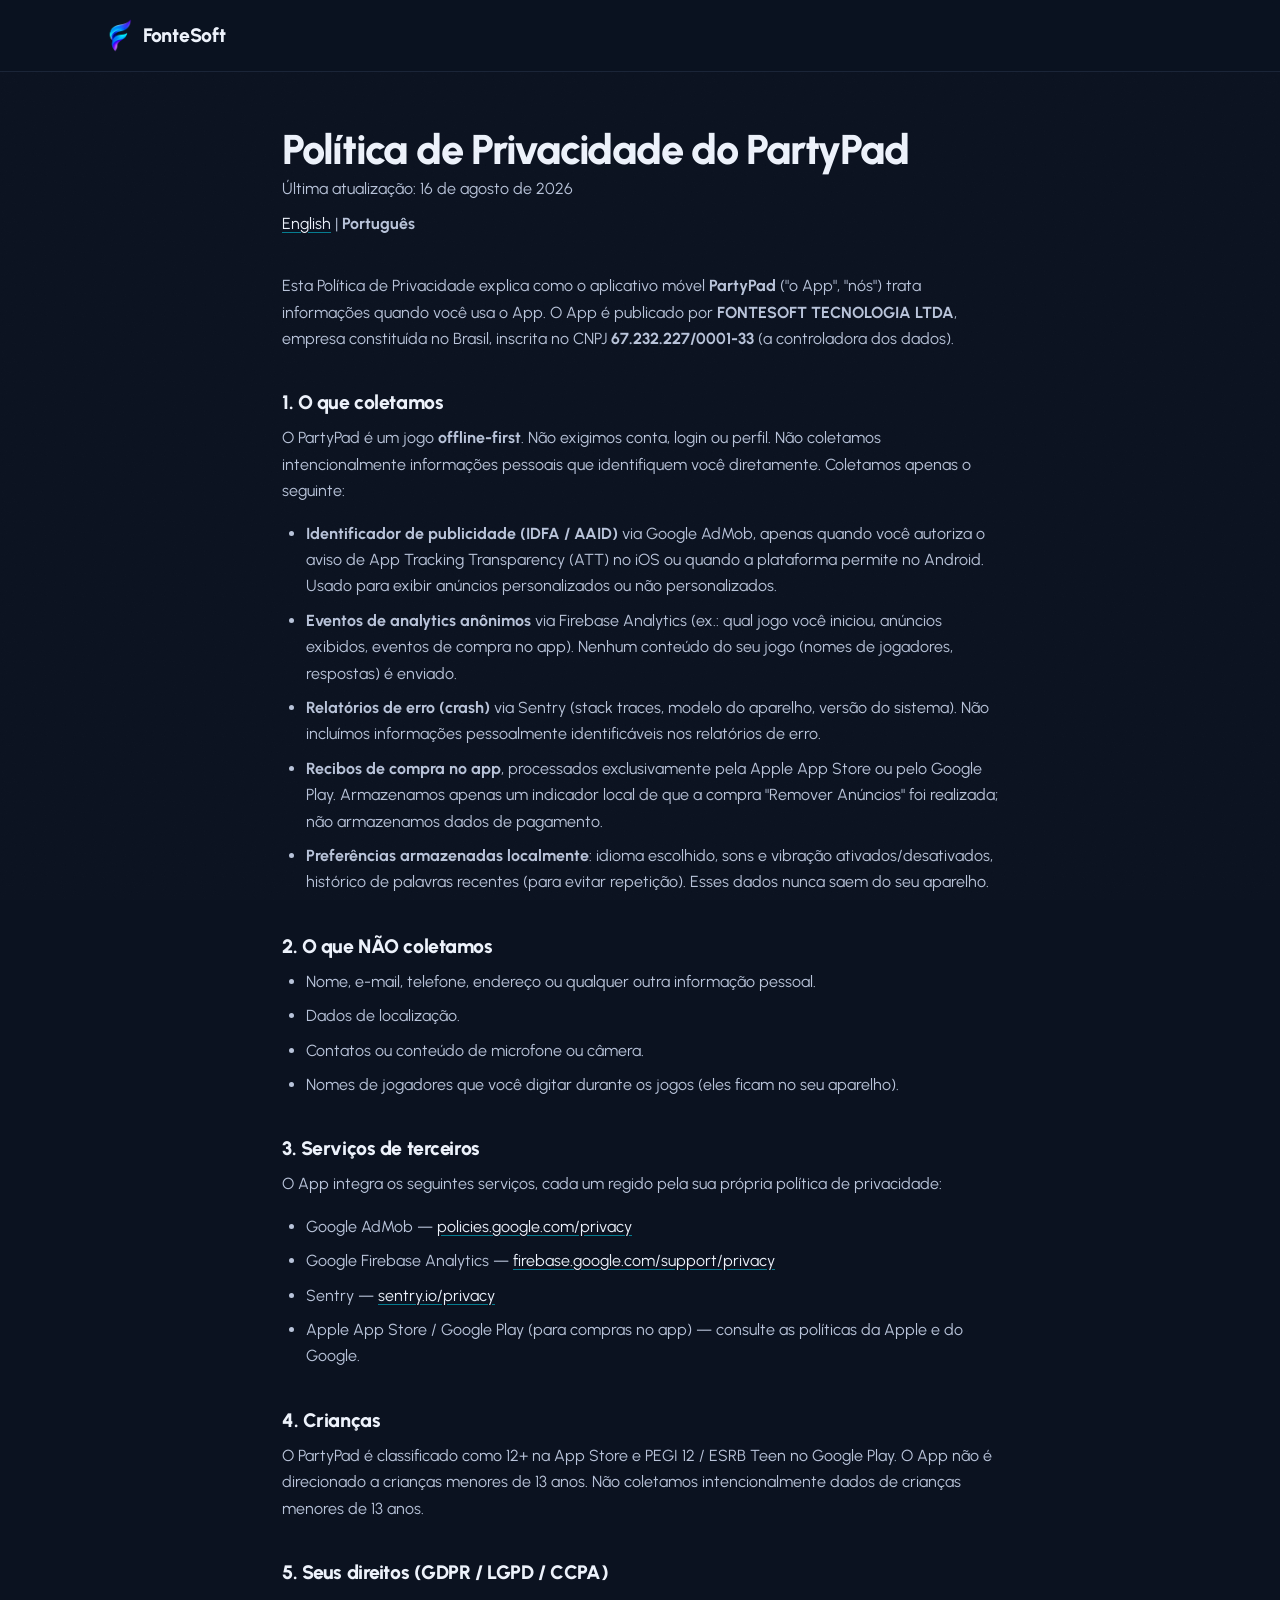
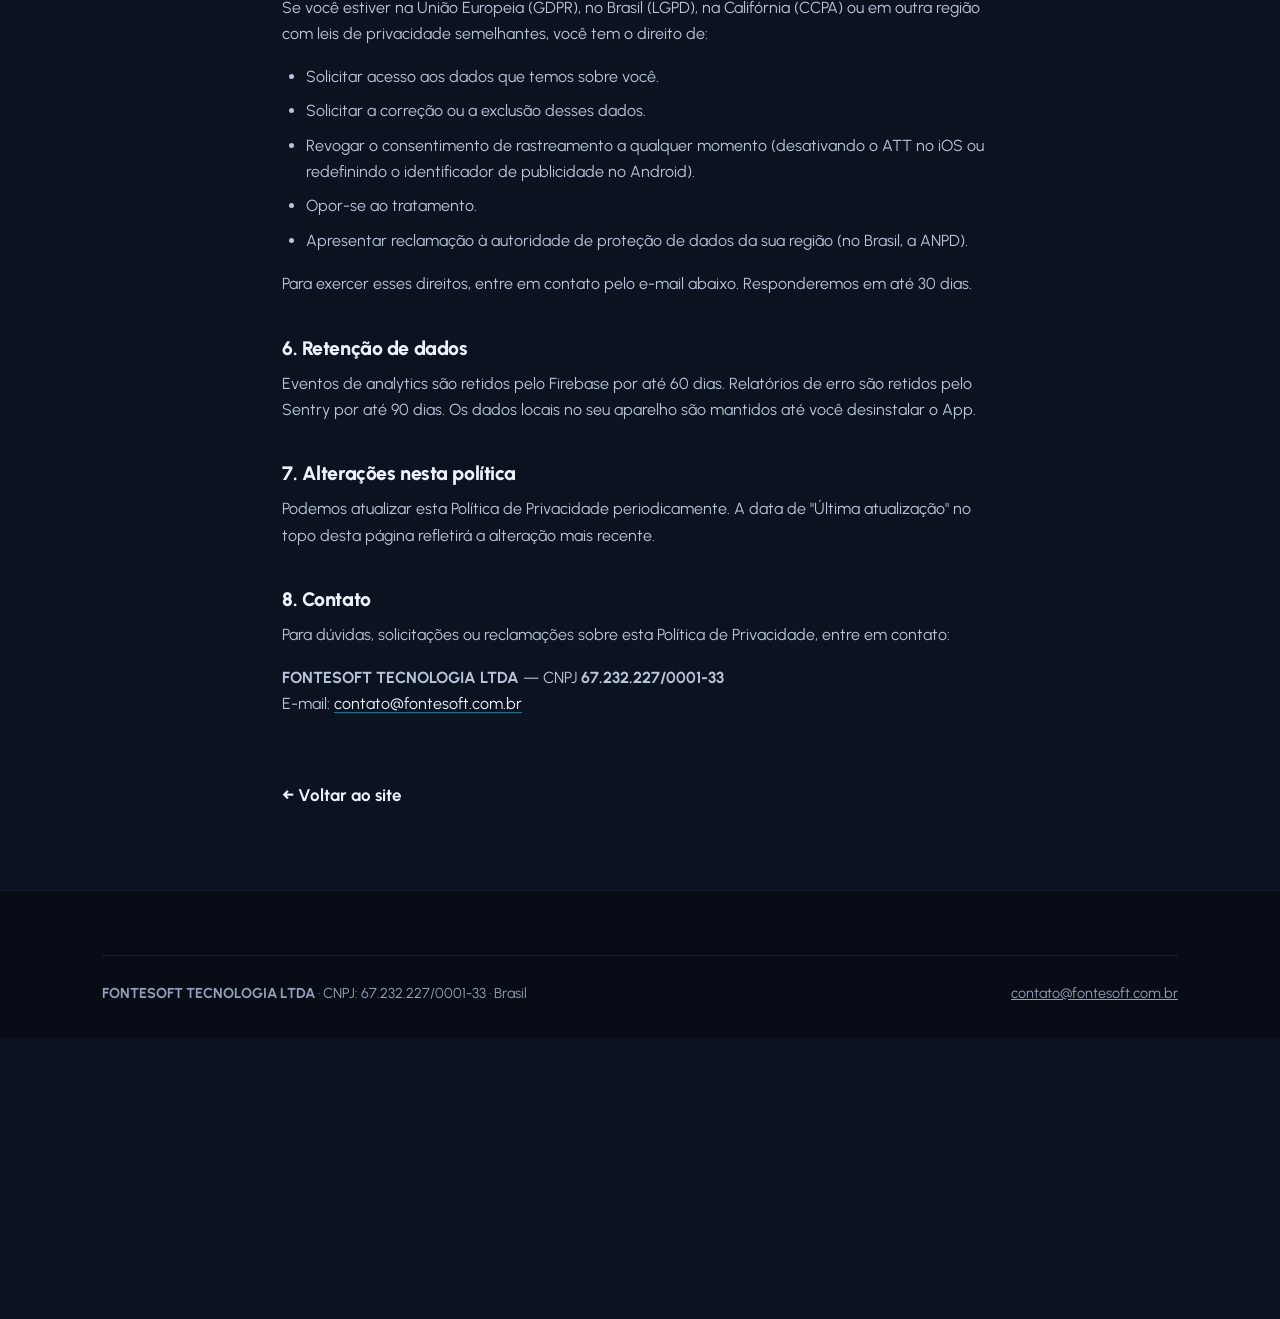
<file: privacy-pt.html>
<!DOCTYPE html>
<html lang="pt-BR">
<head>
  <meta charset="UTF-8">
  <meta name="viewport" content="width=device-width, initial-scale=1.0">
  <title>Política de Privacidade do PartyPad — FonteSoft</title>
  <!-- Página movida para /privacidade.html — este arquivo permanece como redirect
       para preservar links já cadastrados nas lojas de aplicativos. -->
  <meta http-equiv="refresh" content="0; url=/privacidade.html">
  <link rel="canonical" href="https://fontesoft.com.br/privacidade.html">
  <meta name="robots" content="noindex">
</head>
<body>
  <p>Esta página foi movida. Se você não for redirecionado automaticamente,
  acesse <a href="/privacidade.html">fontesoft.com.br/privacidade.html</a>.</p>
</body>
</html>
</file>
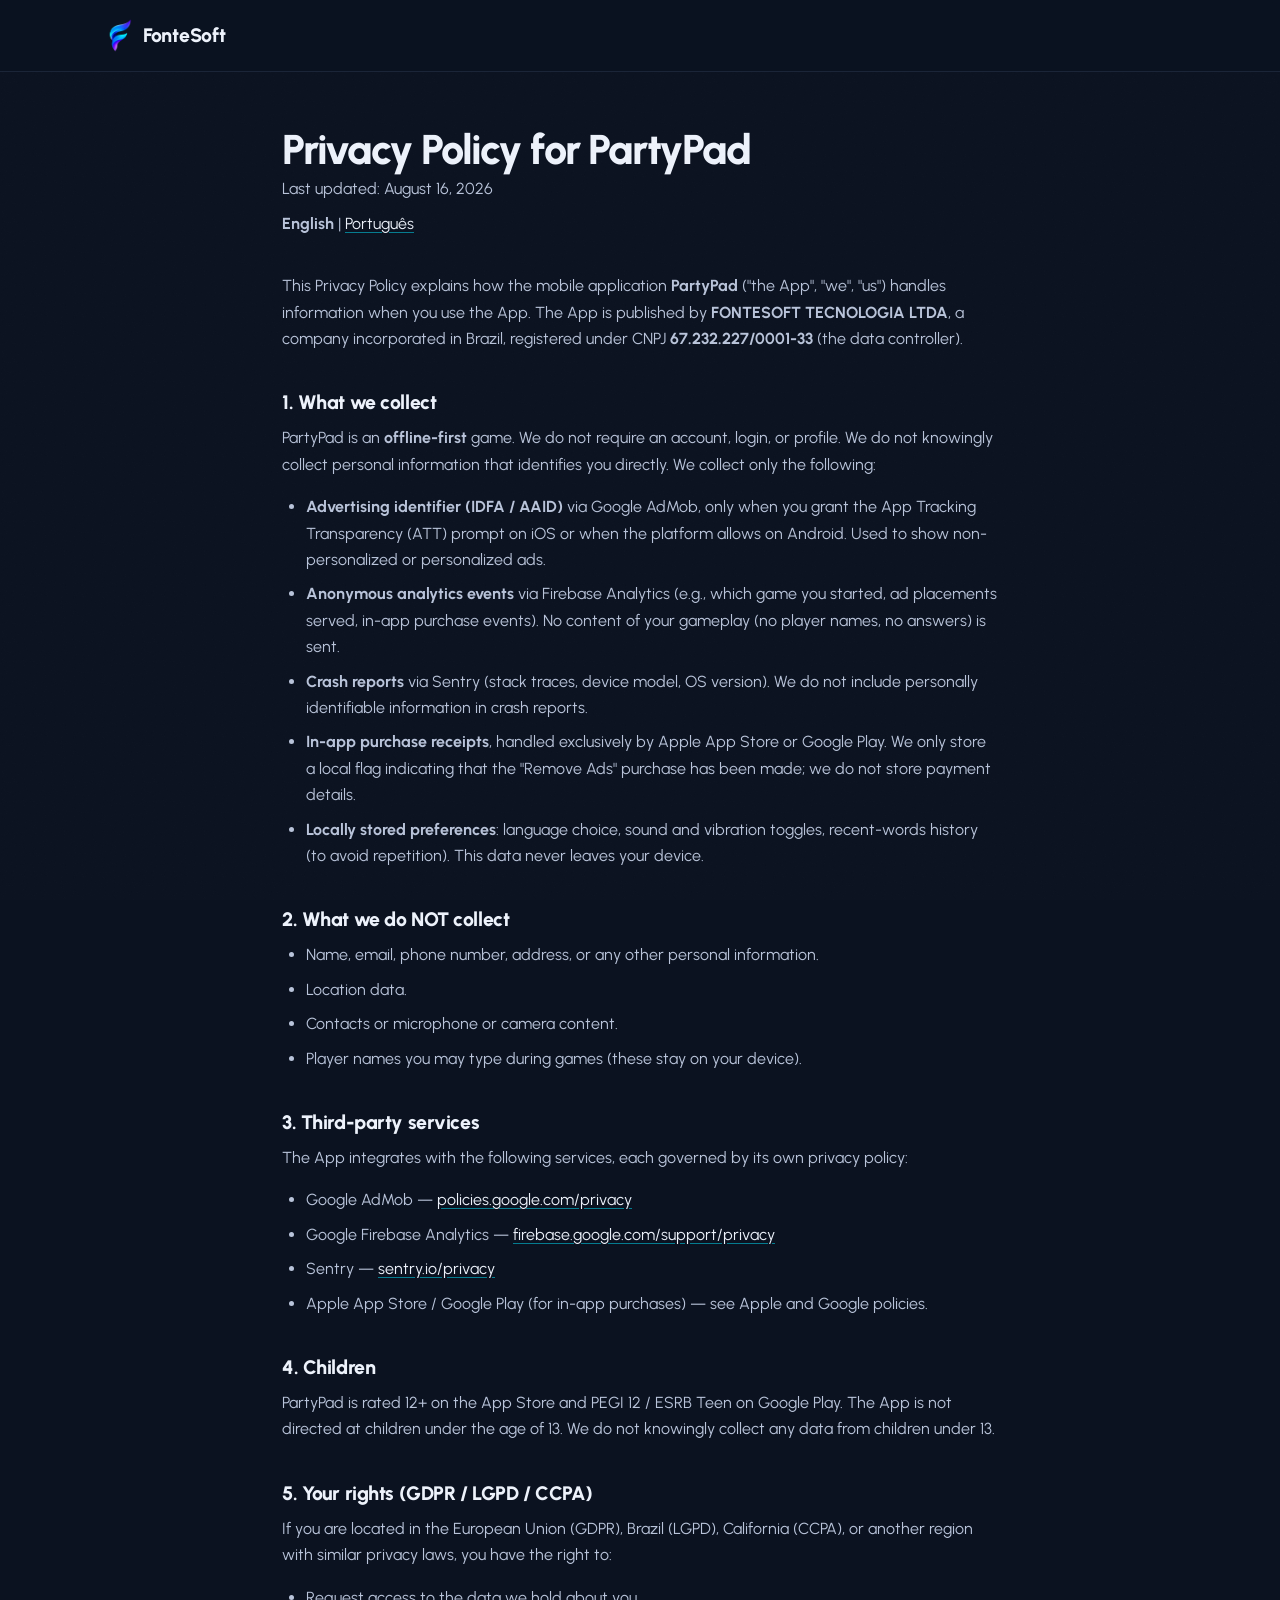
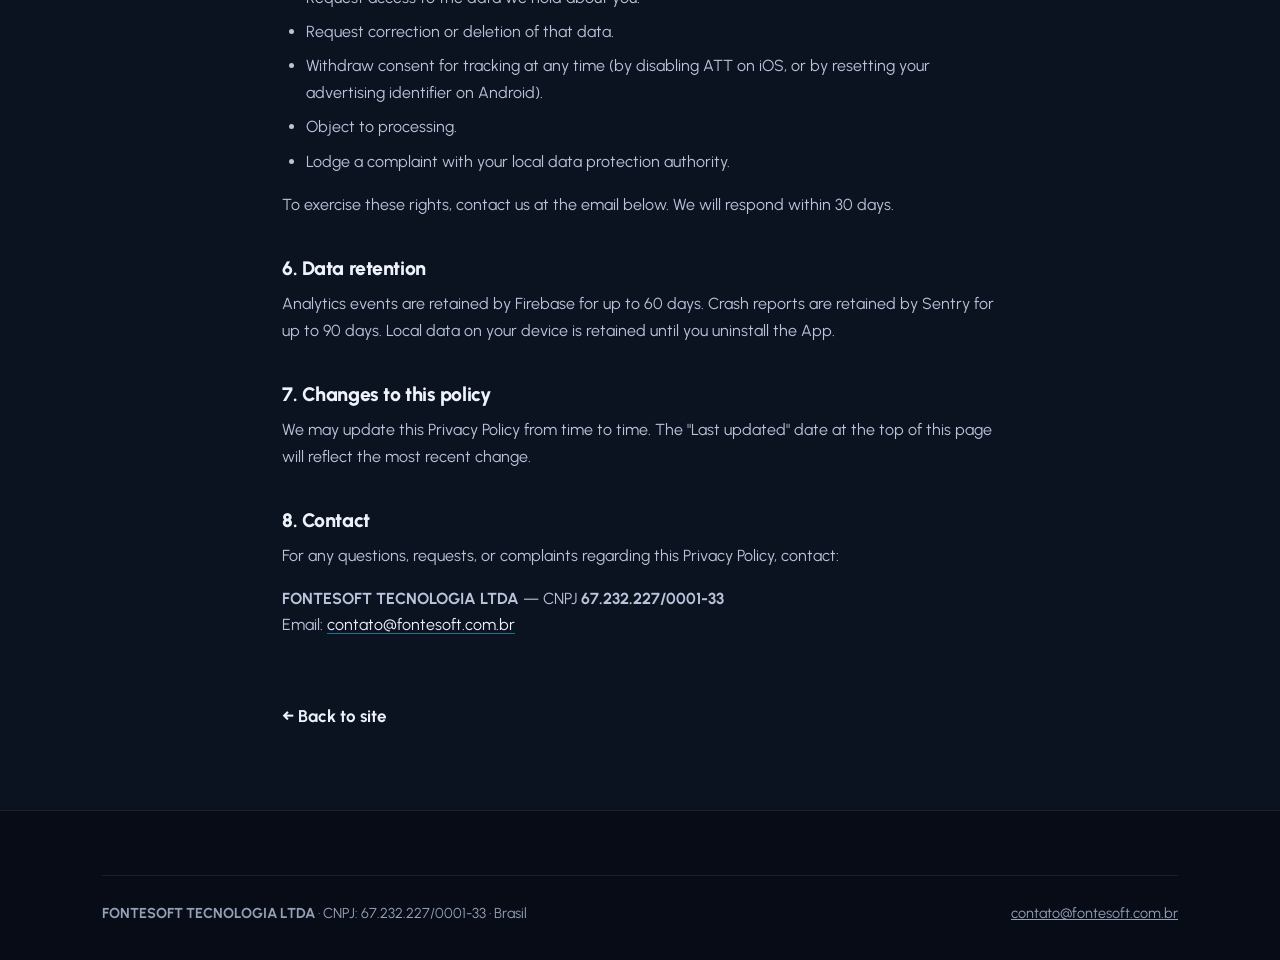
<file: privacy.html>
<!DOCTYPE html>
<html lang="en">
<head>
  <meta charset="UTF-8">
  <meta name="viewport" content="width=device-width, initial-scale=1.0">
  <title>PartyPad Privacy Policy — FonteSoft</title>
  <meta name="description" content="Privacy Policy for the PartyPad mobile app, published by FONTESOFT TECNOLOGIA LTDA.">
  <meta name="theme-color" content="#0B1220">
  <link rel="canonical" href="https://fontesoft.com.br/privacy.html">
  <link rel="icon" type="image/svg+xml" href="/assets/img/favicon.svg">
  <link rel="icon" type="image/png" sizes="32x32" href="/assets/img/favicon-32.png">
  <link rel="apple-touch-icon" sizes="180x180" href="/assets/img/apple-touch-icon.png">
  <link rel="preconnect" href="https://fonts.googleapis.com">
  <link rel="preconnect" href="https://fonts.gstatic.com" crossorigin>
  <link href="https://fonts.googleapis.com/css2?family=Urbanist:wght@400;500;600;700;800&display=swap" rel="stylesheet">
  <link rel="stylesheet" href="/assets/css/style.css">
</head>
<body>
  <header class="site-header scrolled">
    <div class="container header-inner">
      <a class="brand" href="/" aria-label="FonteSoft — home page">
        <img class="brand-mark" src="/assets/img/logo-f-160.png" alt="" width="30" height="35">
        <span class="brand-name">FonteSoft</span>
      </a>
    </div>
  </header>

  <main class="legal-page">
    <h1>Privacy Policy for PartyPad</h1>
    <p class="legal-meta">Last updated: August 16, 2026</p>
    <p class="legal-lang"><strong>English</strong> | <a href="/privacidade.html">Português</a></p>

    <p>This Privacy Policy explains how the mobile application <strong>PartyPad</strong> ("the App", "we", "us") handles information when you use the App. The App is published by <strong>FONTESOFT TECNOLOGIA LTDA</strong>, a company incorporated in Brazil, registered under CNPJ <strong>67.232.227/0001-33</strong> (the data controller).</p>

    <h2>1. What we collect</h2>
    <p>PartyPad is an <strong>offline-first</strong> game. We do not require an account, login, or profile. We do not knowingly collect personal information that identifies you directly. We collect only the following:</p>
    <ul>
      <li><strong>Advertising identifier (IDFA / AAID)</strong> via Google AdMob, only when you grant the App Tracking Transparency (ATT) prompt on iOS or when the platform allows on Android. Used to show non-personalized or personalized ads.</li>
      <li><strong>Anonymous analytics events</strong> via Firebase Analytics (e.g., which game you started, ad placements served, in-app purchase events). No content of your gameplay (no player names, no answers) is sent.</li>
      <li><strong>Crash reports</strong> via Sentry (stack traces, device model, OS version). We do not include personally identifiable information in crash reports.</li>
      <li><strong>In-app purchase receipts</strong>, handled exclusively by Apple App Store or Google Play. We only store a local flag indicating that the "Remove Ads" purchase has been made; we do not store payment details.</li>
      <li><strong>Locally stored preferences</strong>: language choice, sound and vibration toggles, recent-words history (to avoid repetition). This data never leaves your device.</li>
    </ul>

    <h2>2. What we do NOT collect</h2>
    <ul>
      <li>Name, email, phone number, address, or any other personal information.</li>
      <li>Location data.</li>
      <li>Contacts or microphone or camera content.</li>
      <li>Player names you may type during games (these stay on your device).</li>
    </ul>

    <h2>3. Third-party services</h2>
    <p>The App integrates with the following services, each governed by its own privacy policy:</p>
    <ul>
      <li>Google AdMob — <a href="https://policies.google.com/privacy">policies.google.com/privacy</a></li>
      <li>Google Firebase Analytics — <a href="https://firebase.google.com/support/privacy">firebase.google.com/support/privacy</a></li>
      <li>Sentry — <a href="https://sentry.io/privacy/">sentry.io/privacy</a></li>
      <li>Apple App Store / Google Play (for in-app purchases) — see Apple and Google policies.</li>
    </ul>

    <h2>4. Children</h2>
    <p>PartyPad is rated 12+ on the App Store and PEGI 12 / ESRB Teen on Google Play. The App is not directed at children under the age of 13. We do not knowingly collect any data from children under 13.</p>

    <h2>5. Your rights (GDPR / LGPD / CCPA)</h2>
    <p>If you are located in the European Union (GDPR), Brazil (LGPD), California (CCPA), or another region with similar privacy laws, you have the right to:</p>
    <ul>
      <li>Request access to the data we hold about you.</li>
      <li>Request correction or deletion of that data.</li>
      <li>Withdraw consent for tracking at any time (by disabling ATT on iOS, or by resetting your advertising identifier on Android).</li>
      <li>Object to processing.</li>
      <li>Lodge a complaint with your local data protection authority.</li>
    </ul>
    <p>To exercise these rights, contact us at the email below. We will respond within 30 days.</p>

    <h2>6. Data retention</h2>
    <p>Analytics events are retained by Firebase for up to 60 days. Crash reports are retained by Sentry for up to 90 days. Local data on your device is retained until you uninstall the App.</p>

    <h2>7. Changes to this policy</h2>
    <p>We may update this Privacy Policy from time to time. The "Last updated" date at the top of this page will reflect the most recent change.</p>

    <h2>8. Contact</h2>
    <p>For any questions, requests, or complaints regarding this Privacy Policy, contact:</p>
    <p><strong>FONTESOFT TECNOLOGIA LTDA</strong> — CNPJ <strong>67.232.227/0001-33</strong><br>
    Email: <a href="mailto:contato@fontesoft.com.br">contato@fontesoft.com.br</a></p>

    <a class="legal-back" href="/">← Back to site</a>
  </main>

  <footer class="site-footer">
    <div class="container">
      <div class="footer-legal">
        <p><strong>FONTESOFT TECNOLOGIA LTDA</strong> · CNPJ: 67.232.227/0001-33 · Brasil</p>
        <p><a href="mailto:contato@fontesoft.com.br">contato@fontesoft.com.br</a></p>
      </div>
    </div>
  </footer>
</body>
</html>
</file>
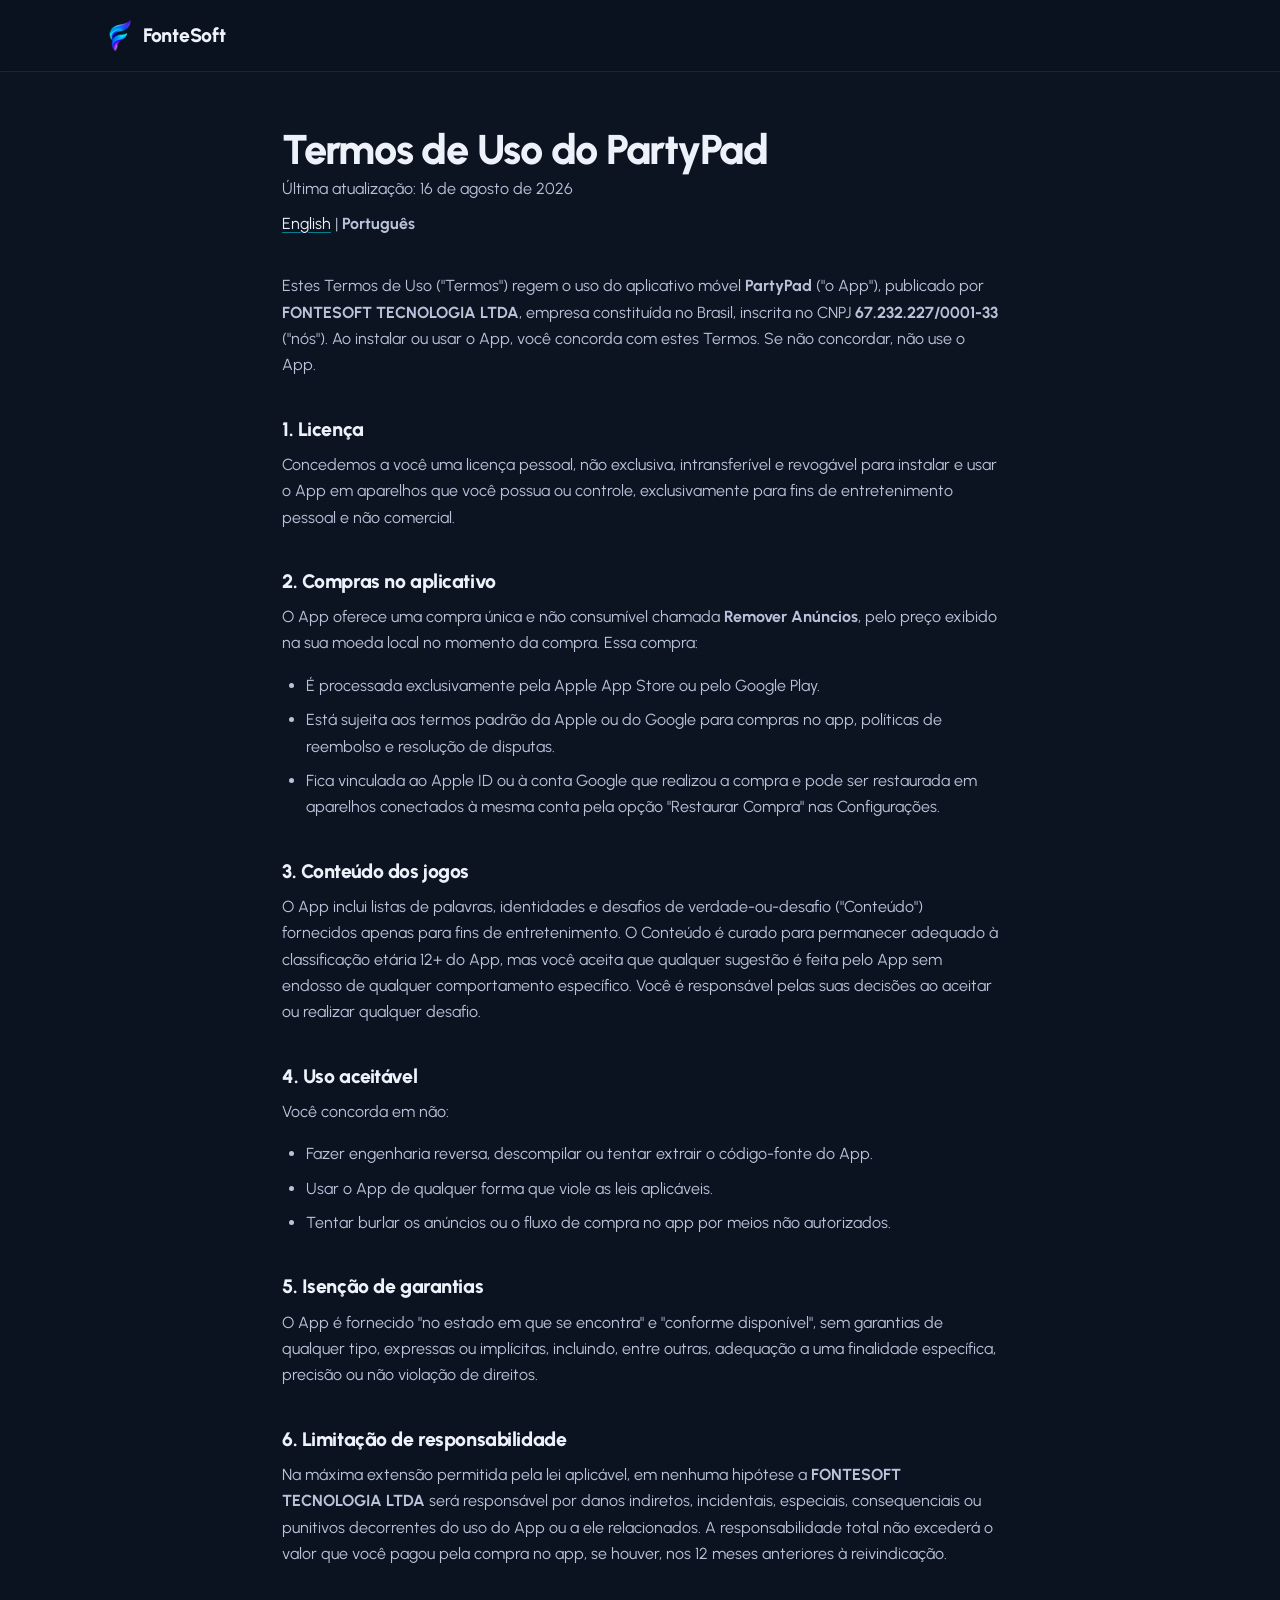
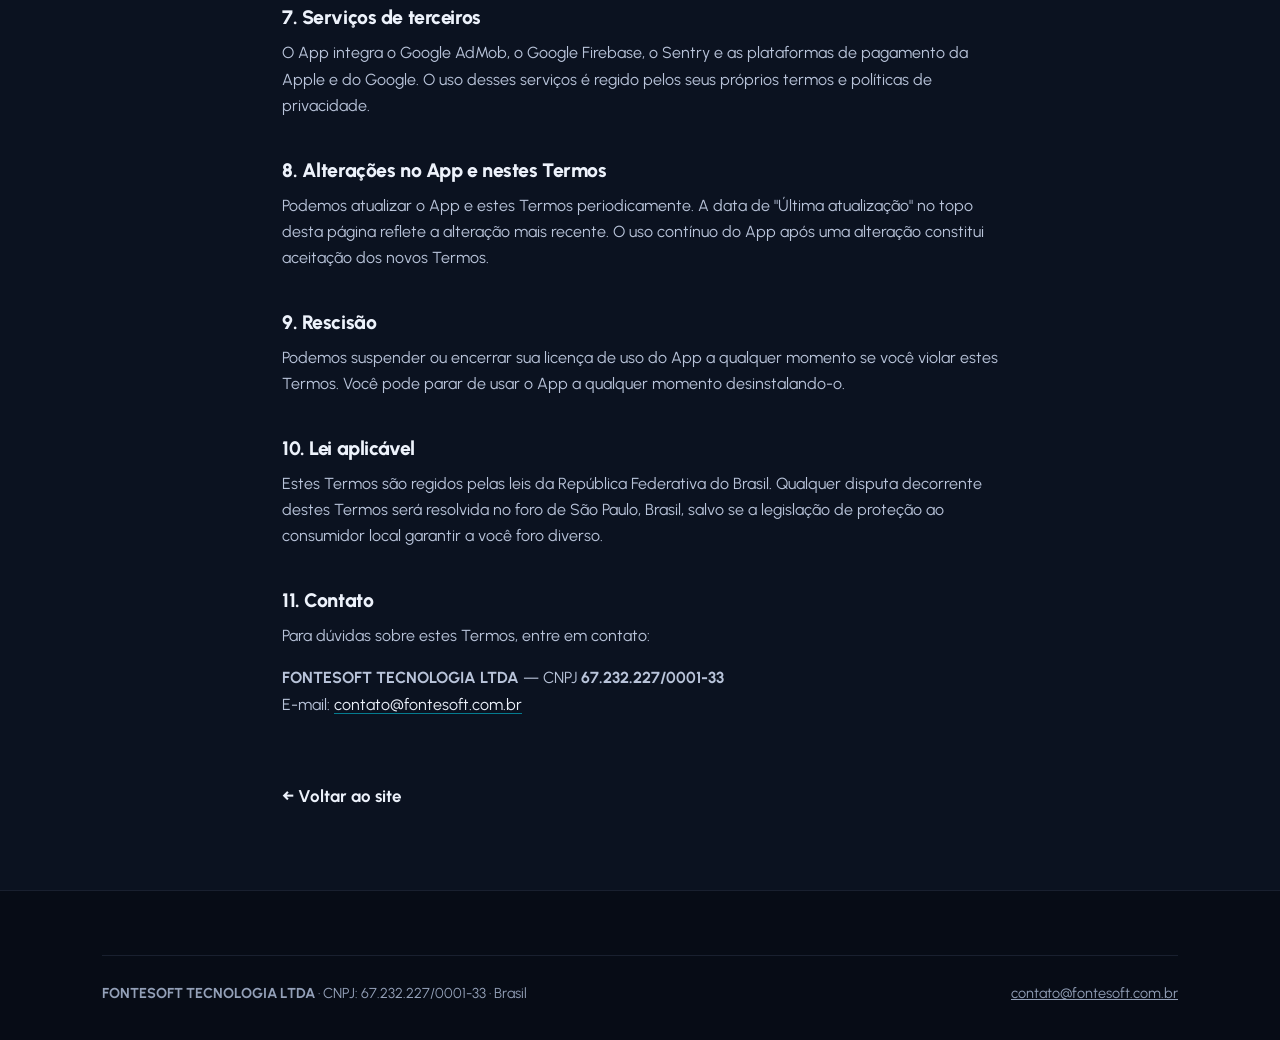
<file: termos.html>
<!DOCTYPE html>
<html lang="pt-BR">
<head>
  <meta charset="UTF-8">
  <meta name="viewport" content="width=device-width, initial-scale=1.0">
  <title>Termos de Uso do PartyPad — FonteSoft</title>
  <meta name="description" content="Termos de Uso do aplicativo PartyPad, publicado pela FONTESOFT TECNOLOGIA LTDA.">
  <meta name="theme-color" content="#0B1220">
  <link rel="canonical" href="https://fontesoft.com.br/termos.html">
  <link rel="icon" type="image/svg+xml" href="/assets/img/favicon.svg">
  <link rel="icon" type="image/png" sizes="32x32" href="/assets/img/favicon-32.png">
  <link rel="apple-touch-icon" sizes="180x180" href="/assets/img/apple-touch-icon.png">
  <link rel="preconnect" href="https://fonts.googleapis.com">
  <link rel="preconnect" href="https://fonts.gstatic.com" crossorigin>
  <link href="https://fonts.googleapis.com/css2?family=Urbanist:wght@400;500;600;700;800&display=swap" rel="stylesheet">
  <link rel="stylesheet" href="/assets/css/style.css">
</head>
<body>
  <header class="site-header scrolled">
    <div class="container header-inner">
      <a class="brand" href="/" aria-label="FonteSoft — página inicial">
        <img class="brand-mark" src="/assets/img/logo-f-160.png" alt="" width="30" height="35">
        <span class="brand-name">FonteSoft</span>
      </a>
    </div>
  </header>

  <main class="legal-page">
    <h1>Termos de Uso do PartyPad</h1>
    <p class="legal-meta">Última atualização: 16 de agosto de 2026</p>
    <p class="legal-lang"><a href="/terms.html">English</a> | <strong>Português</strong></p>

    <p>Estes Termos de Uso ("Termos") regem o uso do aplicativo móvel <strong>PartyPad</strong> ("o App"), publicado por <strong>FONTESOFT TECNOLOGIA LTDA</strong>, empresa constituída no Brasil, inscrita no CNPJ <strong>67.232.227/0001-33</strong> ("nós"). Ao instalar ou usar o App, você concorda com estes Termos. Se não concordar, não use o App.</p>

    <h2>1. Licença</h2>
    <p>Concedemos a você uma licença pessoal, não exclusiva, intransferível e revogável para instalar e usar o App em aparelhos que você possua ou controle, exclusivamente para fins de entretenimento pessoal e não comercial.</p>

    <h2>2. Compras no aplicativo</h2>
    <p>O App oferece uma compra única e não consumível chamada <strong>Remover Anúncios</strong>, pelo preço exibido na sua moeda local no momento da compra. Essa compra:</p>
    <ul>
      <li>É processada exclusivamente pela Apple App Store ou pelo Google Play.</li>
      <li>Está sujeita aos termos padrão da Apple ou do Google para compras no app, políticas de reembolso e resolução de disputas.</li>
      <li>Fica vinculada ao Apple ID ou à conta Google que realizou a compra e pode ser restaurada em aparelhos conectados à mesma conta pela opção "Restaurar Compra" nas Configurações.</li>
    </ul>

    <h2>3. Conteúdo dos jogos</h2>
    <p>O App inclui listas de palavras, identidades e desafios de verdade-ou-desafio ("Conteúdo") fornecidos apenas para fins de entretenimento. O Conteúdo é curado para permanecer adequado à classificação etária 12+ do App, mas você aceita que qualquer sugestão é feita pelo App sem endosso de qualquer comportamento específico. Você é responsável pelas suas decisões ao aceitar ou realizar qualquer desafio.</p>

    <h2>4. Uso aceitável</h2>
    <p>Você concorda em não:</p>
    <ul>
      <li>Fazer engenharia reversa, descompilar ou tentar extrair o código-fonte do App.</li>
      <li>Usar o App de qualquer forma que viole as leis aplicáveis.</li>
      <li>Tentar burlar os anúncios ou o fluxo de compra no app por meios não autorizados.</li>
    </ul>

    <h2>5. Isenção de garantias</h2>
    <p>O App é fornecido "no estado em que se encontra" e "conforme disponível", sem garantias de qualquer tipo, expressas ou implícitas, incluindo, entre outras, adequação a uma finalidade específica, precisão ou não violação de direitos.</p>

    <h2>6. Limitação de responsabilidade</h2>
    <p>Na máxima extensão permitida pela lei aplicável, em nenhuma hipótese a <strong>FONTESOFT TECNOLOGIA LTDA</strong> será responsável por danos indiretos, incidentais, especiais, consequenciais ou punitivos decorrentes do uso do App ou a ele relacionados. A responsabilidade total não excederá o valor que você pagou pela compra no app, se houver, nos 12 meses anteriores à reivindicação.</p>

    <h2>7. Serviços de terceiros</h2>
    <p>O App integra o Google AdMob, o Google Firebase, o Sentry e as plataformas de pagamento da Apple e do Google. O uso desses serviços é regido pelos seus próprios termos e políticas de privacidade.</p>

    <h2>8. Alterações no App e nestes Termos</h2>
    <p>Podemos atualizar o App e estes Termos periodicamente. A data de "Última atualização" no topo desta página reflete a alteração mais recente. O uso contínuo do App após uma alteração constitui aceitação dos novos Termos.</p>

    <h2>9. Rescisão</h2>
    <p>Podemos suspender ou encerrar sua licença de uso do App a qualquer momento se você violar estes Termos. Você pode parar de usar o App a qualquer momento desinstalando-o.</p>

    <h2>10. Lei aplicável</h2>
    <p>Estes Termos são regidos pelas leis da República Federativa do Brasil. Qualquer disputa decorrente destes Termos será resolvida no foro de São Paulo, Brasil, salvo se a legislação de proteção ao consumidor local garantir a você foro diverso.</p>

    <h2>11. Contato</h2>
    <p>Para dúvidas sobre estes Termos, entre em contato:</p>
    <p><strong>FONTESOFT TECNOLOGIA LTDA</strong> — CNPJ <strong>67.232.227/0001-33</strong><br>
    E-mail: <a href="mailto:contato@fontesoft.com.br">contato@fontesoft.com.br</a></p>

    <a class="legal-back" href="/">← Voltar ao site</a>
  </main>

  <footer class="site-footer">
    <div class="container">
      <div class="footer-legal">
        <p><strong>FONTESOFT TECNOLOGIA LTDA</strong> · CNPJ: 67.232.227/0001-33 · Brasil</p>
        <p><a href="mailto:contato@fontesoft.com.br">contato@fontesoft.com.br</a></p>
      </div>
    </div>
  </footer>
</body>
</html>
</file>
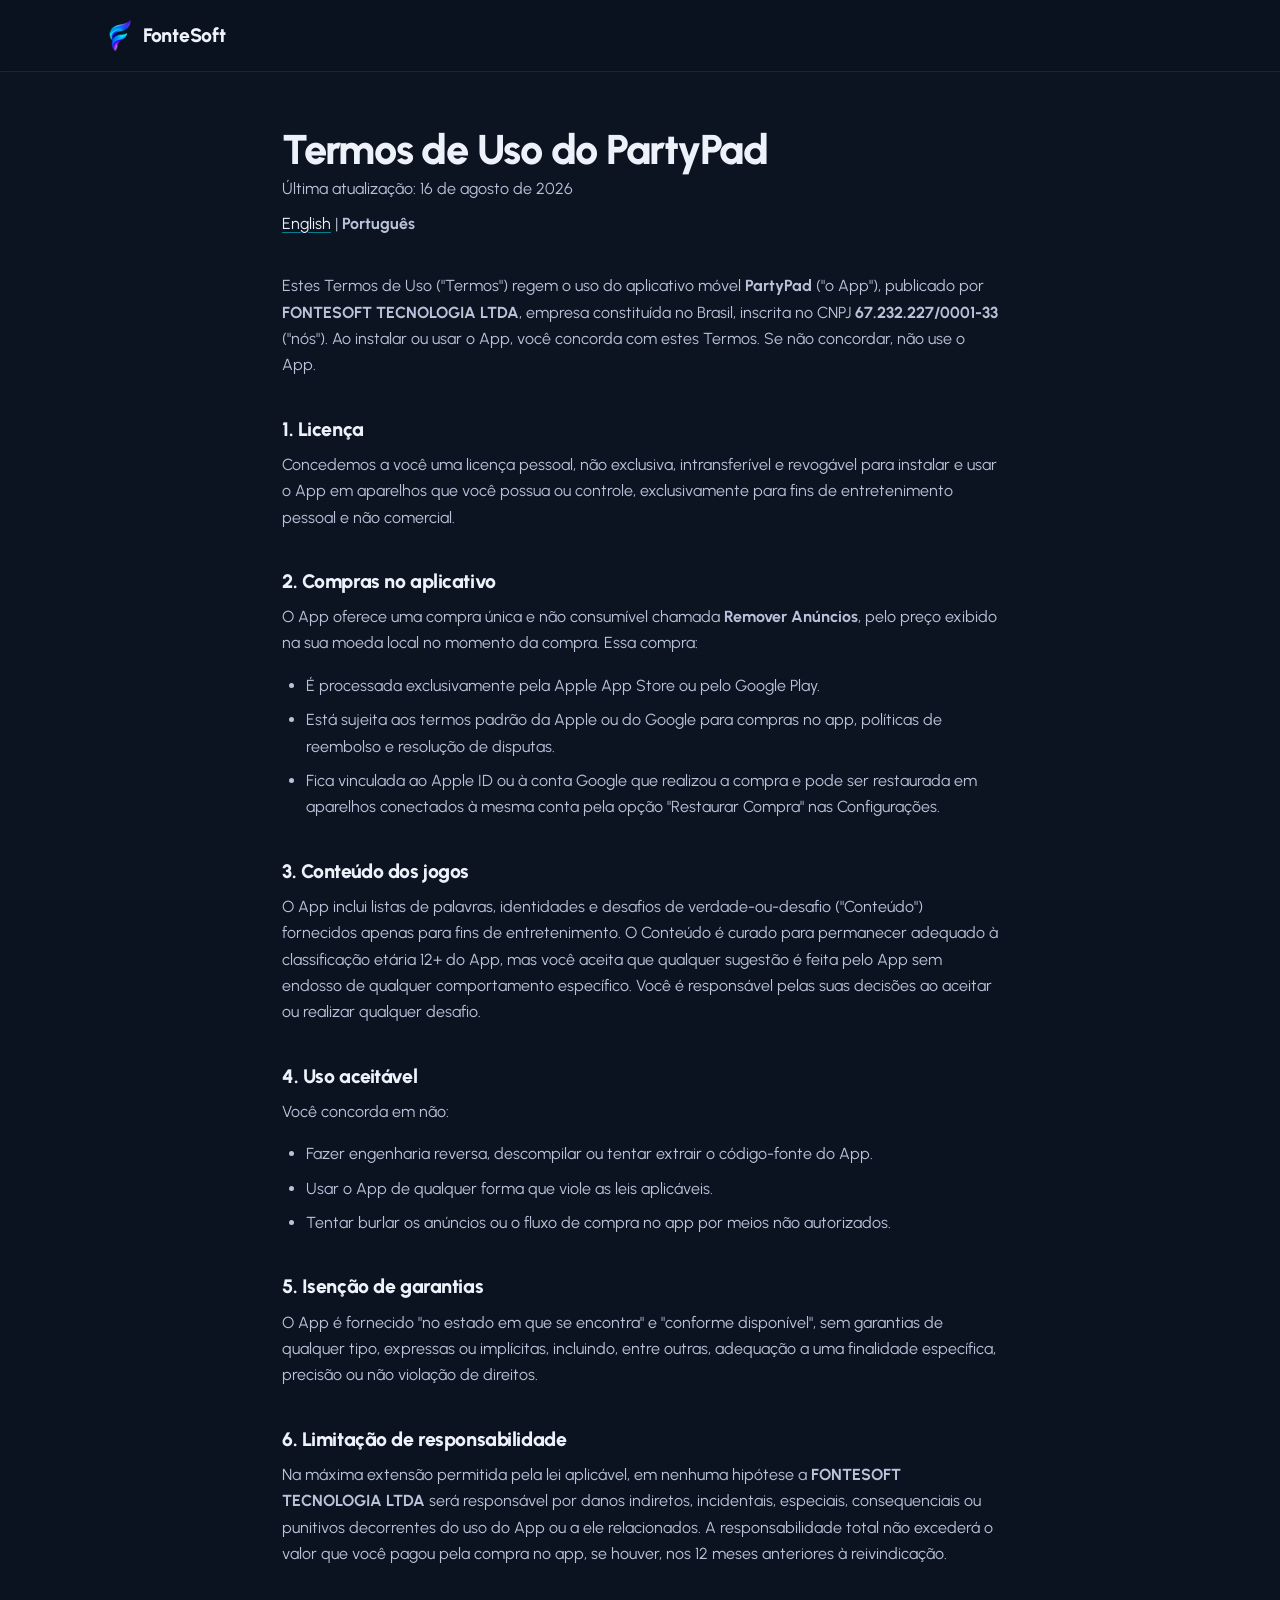
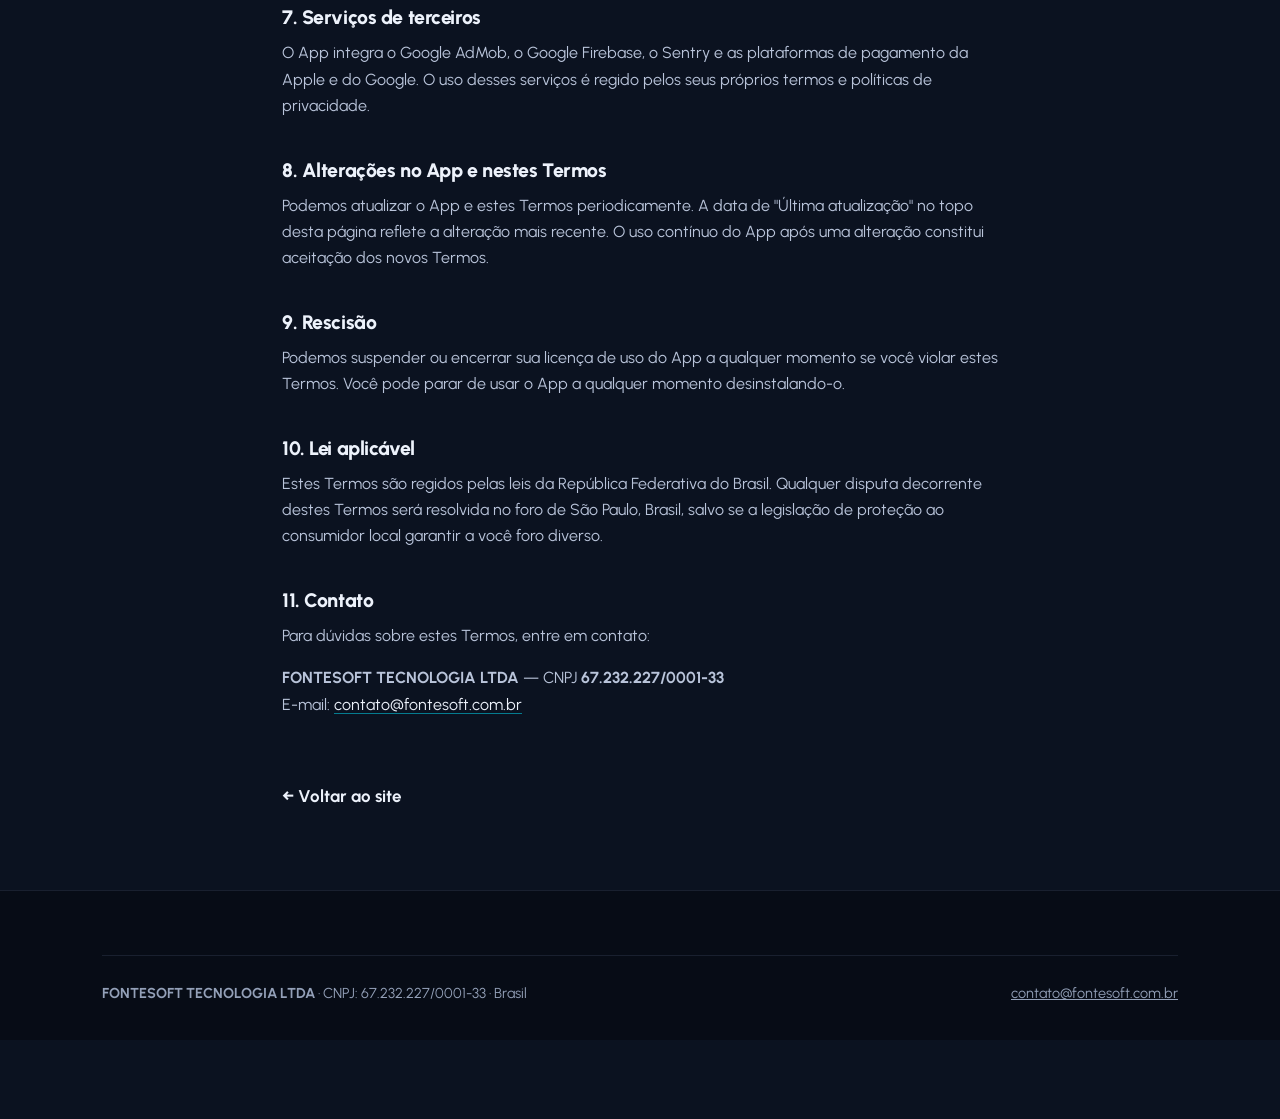
<file: terms-pt.html>
<!DOCTYPE html>
<html lang="pt-BR">
<head>
  <meta charset="UTF-8">
  <meta name="viewport" content="width=device-width, initial-scale=1.0">
  <title>Termos de Uso do PartyPad — FonteSoft</title>
  <!-- Página movida para /termos.html — este arquivo permanece como redirect
       para preservar links já cadastrados nas lojas de aplicativos. -->
  <meta http-equiv="refresh" content="0; url=/termos.html">
  <link rel="canonical" href="https://fontesoft.com.br/termos.html">
  <meta name="robots" content="noindex">
</head>
<body>
  <p>Esta página foi movida. Se você não for redirecionado automaticamente,
  acesse <a href="/termos.html">fontesoft.com.br/termos.html</a>.</p>
</body>
</html>
</file>
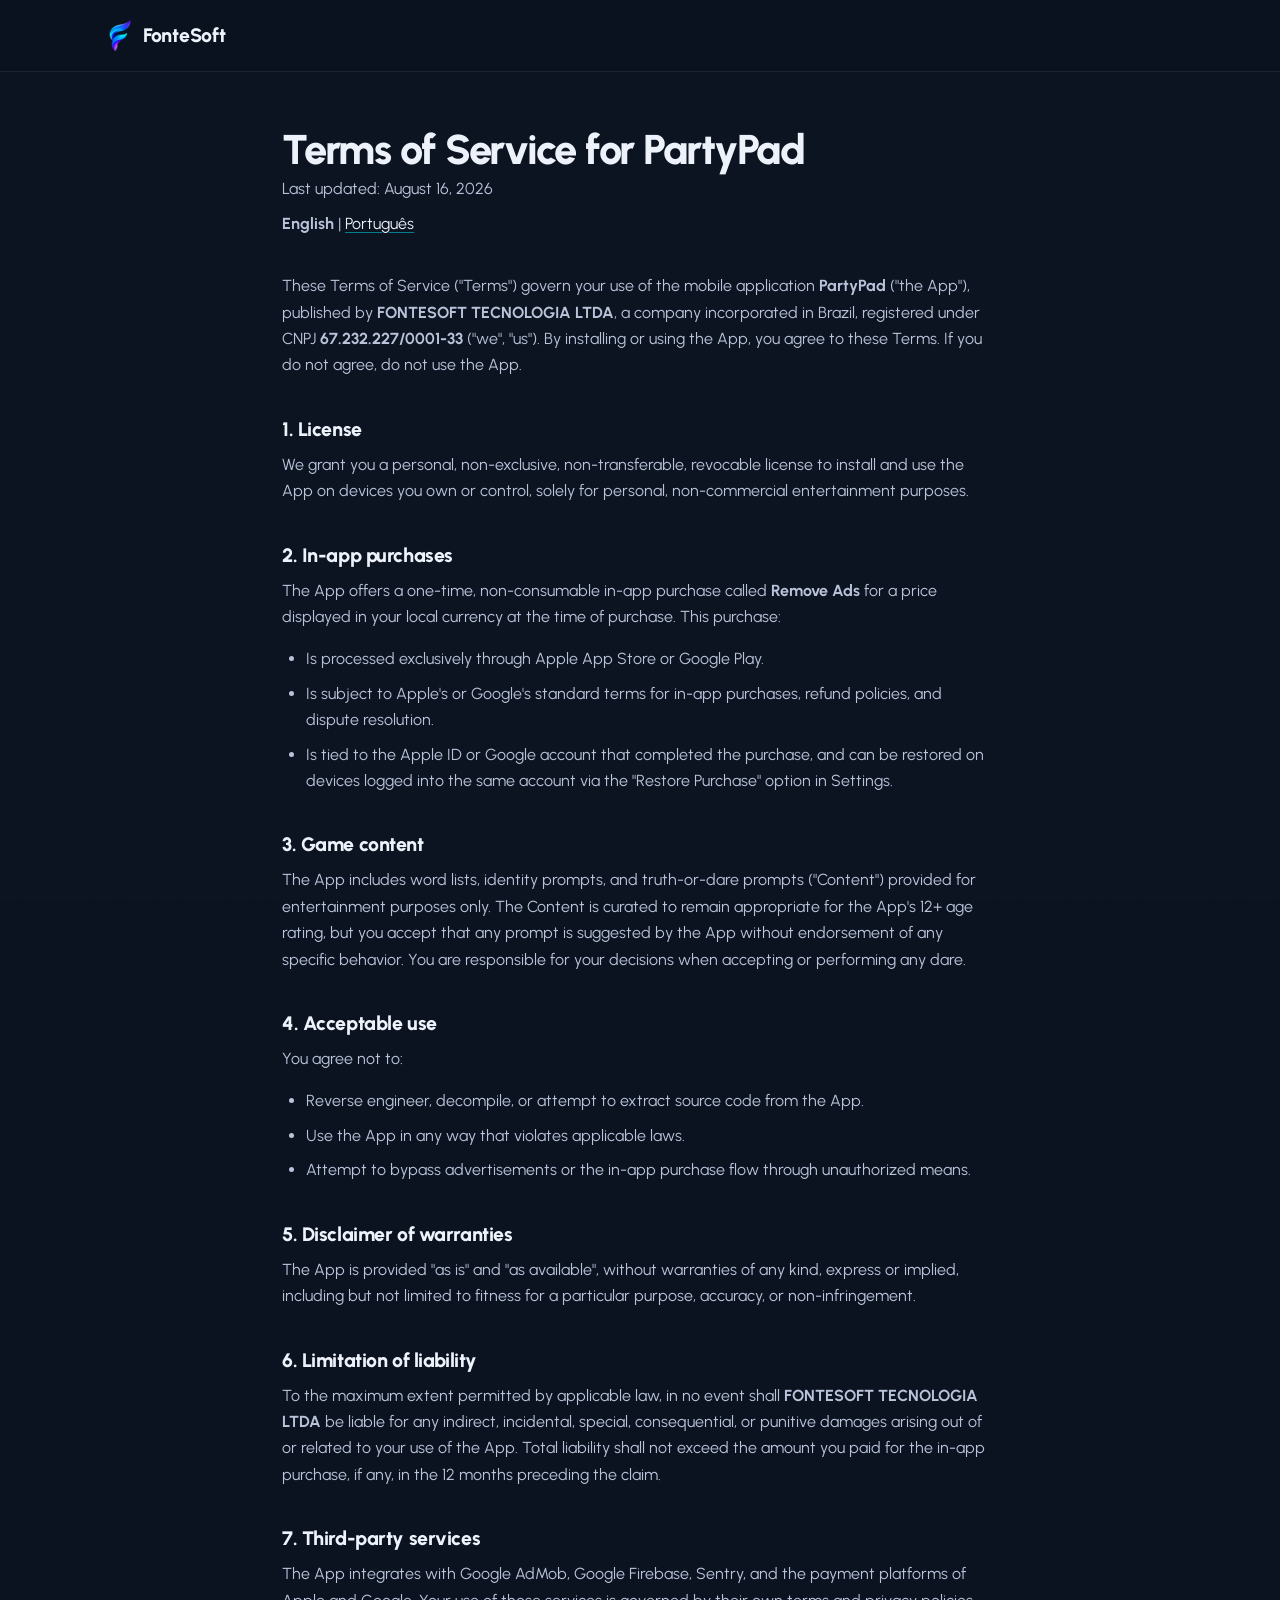
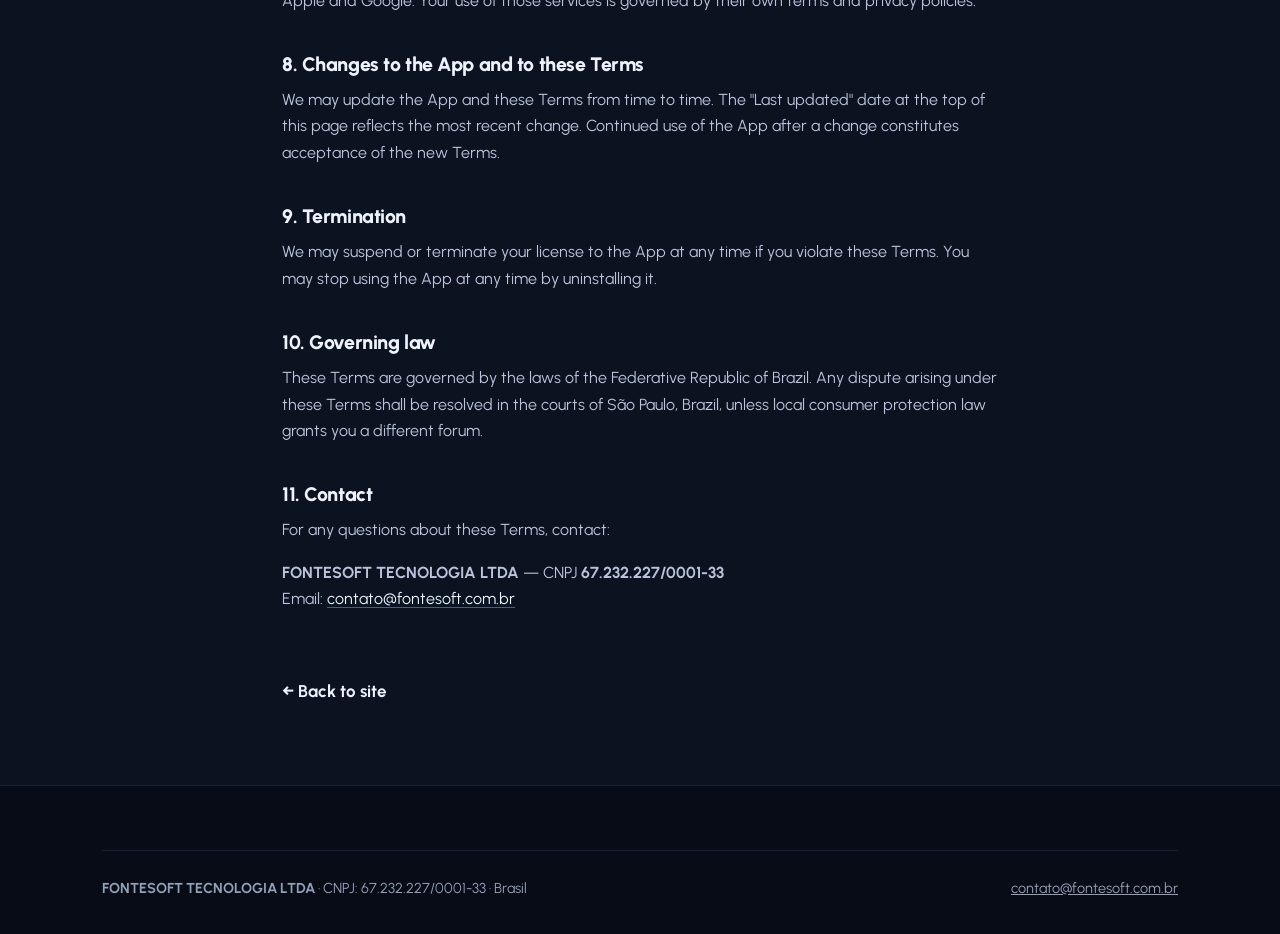
<file: terms.html>
<!DOCTYPE html>
<html lang="en">
<head>
  <meta charset="UTF-8">
  <meta name="viewport" content="width=device-width, initial-scale=1.0">
  <title>PartyPad Terms of Service — FonteSoft</title>
  <meta name="description" content="Terms of Service for the PartyPad mobile app, published by FONTESOFT TECNOLOGIA LTDA.">
  <meta name="theme-color" content="#0B1220">
  <link rel="canonical" href="https://fontesoft.com.br/terms.html">
  <link rel="icon" type="image/svg+xml" href="/assets/img/favicon.svg">
  <link rel="icon" type="image/png" sizes="32x32" href="/assets/img/favicon-32.png">
  <link rel="apple-touch-icon" sizes="180x180" href="/assets/img/apple-touch-icon.png">
  <link rel="preconnect" href="https://fonts.googleapis.com">
  <link rel="preconnect" href="https://fonts.gstatic.com" crossorigin>
  <link href="https://fonts.googleapis.com/css2?family=Urbanist:wght@400;500;600;700;800&display=swap" rel="stylesheet">
  <link rel="stylesheet" href="/assets/css/style.css">
</head>
<body>
  <header class="site-header scrolled">
    <div class="container header-inner">
      <a class="brand" href="/" aria-label="FonteSoft — home page">
        <img class="brand-mark" src="/assets/img/logo-f-160.png" alt="" width="30" height="35">
        <span class="brand-name">FonteSoft</span>
      </a>
    </div>
  </header>

  <main class="legal-page">
    <h1>Terms of Service for PartyPad</h1>
    <p class="legal-meta">Last updated: August 16, 2026</p>
    <p class="legal-lang"><strong>English</strong> | <a href="/termos.html">Português</a></p>

    <p>These Terms of Service ("Terms") govern your use of the mobile application <strong>PartyPad</strong> ("the App"), published by <strong>FONTESOFT TECNOLOGIA LTDA</strong>, a company incorporated in Brazil, registered under CNPJ <strong>67.232.227/0001-33</strong> ("we", "us"). By installing or using the App, you agree to these Terms. If you do not agree, do not use the App.</p>

    <h2>1. License</h2>
    <p>We grant you a personal, non-exclusive, non-transferable, revocable license to install and use the App on devices you own or control, solely for personal, non-commercial entertainment purposes.</p>

    <h2>2. In-app purchases</h2>
    <p>The App offers a one-time, non-consumable in-app purchase called <strong>Remove Ads</strong> for a price displayed in your local currency at the time of purchase. This purchase:</p>
    <ul>
      <li>Is processed exclusively through Apple App Store or Google Play.</li>
      <li>Is subject to Apple's or Google's standard terms for in-app purchases, refund policies, and dispute resolution.</li>
      <li>Is tied to the Apple ID or Google account that completed the purchase, and can be restored on devices logged into the same account via the "Restore Purchase" option in Settings.</li>
    </ul>

    <h2>3. Game content</h2>
    <p>The App includes word lists, identity prompts, and truth-or-dare prompts ("Content") provided for entertainment purposes only. The Content is curated to remain appropriate for the App's 12+ age rating, but you accept that any prompt is suggested by the App without endorsement of any specific behavior. You are responsible for your decisions when accepting or performing any dare.</p>

    <h2>4. Acceptable use</h2>
    <p>You agree not to:</p>
    <ul>
      <li>Reverse engineer, decompile, or attempt to extract source code from the App.</li>
      <li>Use the App in any way that violates applicable laws.</li>
      <li>Attempt to bypass advertisements or the in-app purchase flow through unauthorized means.</li>
    </ul>

    <h2>5. Disclaimer of warranties</h2>
    <p>The App is provided "as is" and "as available", without warranties of any kind, express or implied, including but not limited to fitness for a particular purpose, accuracy, or non-infringement.</p>

    <h2>6. Limitation of liability</h2>
    <p>To the maximum extent permitted by applicable law, in no event shall <strong>FONTESOFT TECNOLOGIA LTDA</strong> be liable for any indirect, incidental, special, consequential, or punitive damages arising out of or related to your use of the App. Total liability shall not exceed the amount you paid for the in-app purchase, if any, in the 12 months preceding the claim.</p>

    <h2>7. Third-party services</h2>
    <p>The App integrates with Google AdMob, Google Firebase, Sentry, and the payment platforms of Apple and Google. Your use of those services is governed by their own terms and privacy policies.</p>

    <h2>8. Changes to the App and to these Terms</h2>
    <p>We may update the App and these Terms from time to time. The "Last updated" date at the top of this page reflects the most recent change. Continued use of the App after a change constitutes acceptance of the new Terms.</p>

    <h2>9. Termination</h2>
    <p>We may suspend or terminate your license to the App at any time if you violate these Terms. You may stop using the App at any time by uninstalling it.</p>

    <h2>10. Governing law</h2>
    <p>These Terms are governed by the laws of the Federative Republic of Brazil. Any dispute arising under these Terms shall be resolved in the courts of São Paulo, Brazil, unless local consumer protection law grants you a different forum.</p>

    <h2>11. Contact</h2>
    <p>For any questions about these Terms, contact:</p>
    <p><strong>FONTESOFT TECNOLOGIA LTDA</strong> — CNPJ <strong>67.232.227/0001-33</strong><br>
    Email: <a href="mailto:contato@fontesoft.com.br">contato@fontesoft.com.br</a></p>

    <a class="legal-back" href="/">← Back to site</a>
  </main>

  <footer class="site-footer">
    <div class="container">
      <div class="footer-legal">
        <p><strong>FONTESOFT TECNOLOGIA LTDA</strong> · CNPJ: 67.232.227/0001-33 · Brasil</p>
        <p><a href="mailto:contato@fontesoft.com.br">contato@fontesoft.com.br</a></p>
      </div>
    </div>
  </footer>
</body>
</html>
</file>
<file: assets/css/style.css>
/* ============================================================
   FonteSoft — identidade 2026
   Fluidez + transformação + tecnologia
   Paleta: ciano #00E5FF · azul elétrico #2563FF · roxo #7C3AED
   Fundo: azul-noite #0B1220 · superfícies #111A2C / #1A2333
   ============================================================ */

:root {
  --bg: #0B1220;
  --bg-deep: #070C16;
  --surface: #111A2C;
  --surface-2: #1A2333;
  --line: rgba(148, 170, 215, 0.13);
  --line-strong: rgba(148, 170, 215, 0.24);

  --text: #EDF2FB;
  --text-soft: #B9C4DA;
  --text-muted: #93A0B8;

  --cyan: #00E5FF;
  --blue: #2563FF;
  --purple: #7C3AED;
  --grad: linear-gradient(100deg, var(--cyan), var(--blue) 48%, var(--purple));

  --font: "Urbanist", system-ui, -apple-system, "Segoe UI", Roboto, sans-serif;

  --header-h: 72px;
  --radius: 22px;
  --container: 1140px;

  --ease-out: cubic-bezier(0.16, 1, 0.3, 1);
}

/* ---------- Reset / base ---------- */

*, *::before, *::after { box-sizing: border-box; }

html {
  scroll-behavior: smooth;
  scroll-padding-top: calc(var(--header-h) + 20px);
  -webkit-text-size-adjust: 100%;
}

body {
  margin: 0;
  font-family: var(--font);
  font-size: 1.0625rem;
  line-height: 1.65;
  color: var(--text);
  background: var(--bg);
  overflow-x: hidden;
}

/* Grão sutil por cima de tudo — textura premium, quase imperceptível */
body::after {
  content: "";
  position: fixed;
  inset: 0;
  z-index: 60;
  pointer-events: none;
  opacity: 0.5;
  background-image: url("data:image/svg+xml,%3Csvg xmlns='http://www.w3.org/2000/svg' width='140' height='140'%3E%3Cfilter id='n'%3E%3CfeTurbulence type='fractalNoise' baseFrequency='0.9' numOctaves='2' stitchTiles='stitch'/%3E%3CfeColorMatrix type='saturate' values='0'/%3E%3C/filter%3E%3Crect width='100%25' height='100%25' filter='url(%23n)' opacity='0.04'/%3E%3C/svg%3E");
}

img { max-width: 100%; height: auto; display: block; }

h1, h2, h3, h4 {
  margin: 0 0 0.5em;
  line-height: 1.08;
  font-weight: 800;
  letter-spacing: -0.022em;
  text-wrap: balance;
}

h1 { font-size: clamp(2.7rem, 7vw, 5rem); line-height: 1.02; letter-spacing: -0.03em; }
h2 { font-size: clamp(1.9rem, 4.4vw, 3.1rem); }
h3 { font-size: 1.28rem; letter-spacing: -0.012em; }

p { margin: 0 0 1em; }
a { color: inherit; }

ul, ol { margin: 0; padding: 0; list-style: none; }
dl, dt, dd { margin: 0; }

::selection { background: rgba(37, 99, 255, 0.45); color: #fff; }

:focus-visible {
  outline: 2px solid var(--cyan);
  outline-offset: 3px;
  border-radius: 4px;
}

.container {
  width: 100%;
  max-width: var(--container);
  margin-inline: auto;
  padding-inline: clamp(20px, 4vw, 32px);
}

.skip-link {
  position: absolute;
  top: -60px;
  left: 16px;
  z-index: 200;
  padding: 10px 18px;
  background: var(--surface-2);
  border: 1px solid var(--line-strong);
  border-radius: 10px;
  color: var(--text);
  text-decoration: none;
  transition: top 0.2s ease;
}
.skip-link:focus { top: 14px; }

/* ---------- Texto com gradiente-assinatura ---------- */

.grad-text {
  background: var(--grad);
  background-size: 200% 100%;
  -webkit-background-clip: text;
  background-clip: text;
  color: transparent;
  animation: grad-pan 9s ease-in-out infinite alternate;
}

@keyframes grad-pan {
  from { background-position: 0% 50%; }
  to   { background-position: 100% 50%; }
}

.eyebrow {
  display: inline-flex;
  align-items: center;
  gap: 10px;
  margin: 0 0 18px;
  font-size: 0.8rem;
  font-weight: 700;
  letter-spacing: 0.2em;
  text-transform: uppercase;
  color: var(--text-soft);
}
.eyebrow::before {
  content: "";
  width: 26px;
  height: 2px;
  border-radius: 2px;
  background: var(--grad);
}

/* ---------- Botões ---------- */

.btn {
  display: inline-flex;
  align-items: center;
  justify-content: center;
  gap: 10px;
  padding: 13px 26px;
  border: 0;
  border-radius: 999px;
  font-family: var(--font);
  font-size: 1rem;
  font-weight: 700;
  letter-spacing: 0.005em;
  text-decoration: none;
  cursor: pointer;
  transition: transform 0.25s var(--ease-out), box-shadow 0.25s ease, background-color 0.25s ease, border-color 0.25s ease;
}

/* Gradiente azul → roxo: todas as cores visíveis mantêm contraste >= 4.5:1 com o texto branco */
.btn-primary {
  color: #fff;
  background-image: linear-gradient(115deg, var(--blue) 0%, var(--purple) 130%);
  background-size: 150% 100%;
  background-position: 0% 50%;
  box-shadow: 0 10px 32px rgba(37, 99, 255, 0.35), inset 0 1px 0 rgba(255, 255, 255, 0.22);
  transition: transform 0.25s var(--ease-out), box-shadow 0.25s ease, background-position 0.45s ease;
}
.btn-primary:hover, .btn-primary:focus-visible {
  transform: translateY(-2px);
  background-position: 60% 50%;
  box-shadow: 0 16px 44px rgba(37, 99, 255, 0.5), inset 0 1px 0 rgba(255, 255, 255, 0.22);
}
.btn-primary:active { transform: translateY(0); }

.btn-ghost {
  color: var(--text);
  background: rgba(148, 170, 215, 0.07);
  border: 1px solid var(--line-strong);
  backdrop-filter: blur(6px);
}
.btn-ghost:hover, .btn-ghost:focus-visible {
  transform: translateY(-2px);
  border-color: rgba(0, 229, 255, 0.55);
  background: rgba(148, 170, 215, 0.12);
}

.btn-lg { padding: 16px 32px; font-size: 1.06rem; }
.btn-sm { padding: 12px 22px; font-size: 0.92rem; }

/* Texto apenas para leitores de tela */
.sr-only {
  position: absolute;
  width: 1px;
  height: 1px;
  margin: -1px;
  padding: 0;
  overflow: hidden;
  clip-path: inset(50%);
  white-space: nowrap;
  border: 0;
}

/* ---------- Cabeçalho ---------- */

.site-header {
  position: fixed;
  top: 0;
  left: 0;
  right: 0;
  z-index: 100;
  height: var(--header-h);
  transition: background-color 0.35s ease, border-color 0.35s ease, backdrop-filter 0.35s ease;
  border-bottom: 1px solid transparent;
}
.site-header.scrolled {
  background: rgba(11, 18, 32, 0.72);
  -webkit-backdrop-filter: blur(16px);
  backdrop-filter: blur(16px);
  border-bottom-color: var(--line);
}

.header-inner {
  height: 100%;
  display: flex;
  align-items: center;
  gap: 24px;
}

.brand {
  display: inline-flex;
  align-items: center;
  gap: 11px;
  text-decoration: none;
}
.brand-mark { width: 30px; height: auto; }
.brand-name {
  font-size: 1.22rem;
  font-weight: 800;
  letter-spacing: -0.015em;
  color: var(--text);
}

.site-nav { margin-left: auto; }
.site-nav ul {
  display: flex;
  align-items: center;
  gap: 6px;
}
.site-nav a:not(.btn) {
  display: inline-block;
  padding: 10px 14px;
  border-radius: 999px;
  font-size: 0.97rem;
  font-weight: 600;
  color: var(--text-soft);
  text-decoration: none;
  transition: color 0.2s ease, background-color 0.2s ease;
}
.site-nav a:not(.btn):hover { color: var(--text); background: rgba(148, 170, 215, 0.08); }

.nav-cta-item { display: none; }

.header-cta { flex-shrink: 0; }

.nav-toggle {
  display: none;
  flex-direction: column;
  justify-content: center;
  gap: 5px;
  width: 44px;
  height: 44px;
  margin-left: auto;
  padding: 10px;
  background: none;
  border: 0;
  cursor: pointer;
}
.nav-toggle span {
  display: block;
  height: 2px;
  border-radius: 2px;
  background: var(--text);
  transition: transform 0.3s var(--ease-out), opacity 0.2s ease;
}
.nav-toggle[aria-expanded="true"] span:nth-child(1) { transform: translateY(7px) rotate(45deg); }
.nav-toggle[aria-expanded="true"] span:nth-child(2) { opacity: 0; }
.nav-toggle[aria-expanded="true"] span:nth-child(3) { transform: translateY(-7px) rotate(-45deg); }

/* ---------- Hero ---------- */

.hero {
  position: relative;
  min-height: 100vh; /* fallback para navegadores sem svh */
  min-height: 100svh;
  display: flex;
  align-items: center;
  padding: calc(var(--header-h) + 48px) 0 72px;
  overflow: hidden;
  background:
    radial-gradient(1100px 620px at 50% -8%, rgba(37, 99, 255, 0.14), transparent 65%),
    var(--bg);
}

.hero-bg { position: absolute; inset: 0; }

#flowCanvas {
  position: absolute;
  inset: 0;
  width: 100%;
  height: 100%;
}

.glow {
  position: absolute;
  border-radius: 50%;
  filter: blur(90px);
  will-change: transform;
}
.glow-1 { width: 480px; height: 480px; top: -140px; left: -120px; background: rgba(0, 229, 255, 0.13); }
.glow-2 { width: 620px; height: 620px; top: 8%; right: -220px; background: rgba(124, 58, 237, 0.16); }
.glow-3 { width: 560px; height: 560px; bottom: -240px; left: 30%; background: rgba(37, 99, 255, 0.17); }

.hero-inner {
  position: relative;
  z-index: 2;
  display: flex;
  flex-direction: column;
  align-items: center;
  text-align: center;
}

.hero-mark { margin-bottom: 30px; }
.hero-mark img {
  width: clamp(64px, 9vw, 88px);
  filter: drop-shadow(0 0 34px rgba(37, 99, 255, 0.55));
  animation: mark-float 6.5s ease-in-out infinite;
}

@keyframes mark-float {
  0%, 100% { transform: translateY(0); }
  50% { transform: translateY(-12px); }
}

.hero-eyebrow {
  margin: 0 0 22px;
  padding: 8px 18px;
  border: 1px solid var(--line);
  border-radius: 999px;
  background: rgba(17, 26, 44, 0.55);
  -webkit-backdrop-filter: blur(8px);
  backdrop-filter: blur(8px);
  font-size: 0.8rem;
  font-weight: 700;
  letter-spacing: 0.16em;
  text-transform: uppercase;
  color: var(--text-soft);
}

.hero h1 { margin-bottom: 0.45em; max-width: 17ch; }

.hero-sub {
  max-width: 46ch;
  margin-bottom: 38px;
  font-size: clamp(1.1rem, 2vw, 1.3rem);
  line-height: 1.55;
  color: var(--text-soft);
}

.hero-actions {
  display: flex;
  flex-wrap: wrap;
  justify-content: center;
  gap: 14px;
  margin-bottom: clamp(56px, 9vh, 96px);
}

/* Botão de pausa das animações do hero (WCAG 2.2.2) */

.anim-toggle {
  position: absolute;
  right: 20px;
  bottom: 20px;
  z-index: 3;
  display: inline-flex;
  align-items: center;
  justify-content: center;
  width: 44px;
  height: 44px;
  border: 1px solid var(--line-strong);
  border-radius: 50%;
  background: rgba(17, 26, 44, 0.6);
  -webkit-backdrop-filter: blur(8px);
  backdrop-filter: blur(8px);
  color: var(--text-soft);
  cursor: pointer;
  transition: color 0.2s ease, border-color 0.2s ease;
}
.anim-toggle:hover { color: var(--text); border-color: rgba(0, 229, 255, 0.55); }
.anim-toggle .icon-play { display: none; }
.anim-paused .anim-toggle .icon-pause { display: none; }
.anim-paused .anim-toggle .icon-play { display: block; }

/* Estado pausado: congela as animações decorativas contínuas */
.anim-paused .grad-text,
.anim-paused .hero-mark img { animation-play-state: paused; }

/* Fluxo Ideia → Produto → Tecnologia → Escala */

.flow-strip {
  position: relative;
  display: flex;
  justify-content: center;
  gap: clamp(34px, 7vw, 84px);
}
.flow-strip::before {
  content: "";
  position: absolute;
  top: 4px;
  left: 6%;
  right: 6%;
  height: 1.5px;
  background: var(--grad);
  opacity: 0.65;
  transform: scaleX(0);
  transform-origin: left center;
  transition: transform 1.4s var(--ease-out) 0.35s;
}
.js .flow-strip.visible::before, html:not(.js) .flow-strip::before { transform: scaleX(1); }

.flow-strip li {
  position: relative;
  display: flex;
  flex-direction: column;
  align-items: center;
  gap: 12px;
  font-size: 0.92rem;
  font-weight: 700;
  letter-spacing: 0.1em;
  text-transform: uppercase;
  color: var(--text-soft);
}

.flow-dot {
  width: 9px;
  height: 9px;
  border-radius: 50%;
  background: var(--grad);
  box-shadow: 0 0 14px rgba(0, 229, 255, 0.75);
}

/* ---------- Seções ---------- */

.section { position: relative; padding: clamp(88px, 11vw, 140px) 0; }

.section-alt {
  background:
    radial-gradient(900px 480px at 85% 0%, rgba(124, 58, 237, 0.07), transparent 60%),
    var(--bg-deep);
  border-top: 1px solid var(--line);
  border-bottom: 1px solid var(--line);
}

.section-head { max-width: 640px; margin-bottom: clamp(44px, 6vw, 72px); }
.section-head h2 { margin-bottom: 0.5em; }
.section-sub {
  margin: 0;
  font-size: 1.12rem;
  color: var(--text-muted);
}

/* ---------- O que fazemos ---------- */

.svc-grid {
  display: grid;
  grid-template-columns: repeat(2, 1fr);
  gap: 22px;
}

.glow-card {
  position: relative;
  padding: 36px 34px 30px;
  background: var(--surface);
  border: 1px solid var(--line);
  border-radius: var(--radius);
  overflow: hidden;
  transition: transform 0.35s var(--ease-out), border-color 0.35s ease;
}
.glow-card:hover { transform: translateY(-5px); border-color: var(--line-strong); }

/* brilho que segue o cursor (variáveis --mx/--my definidas via JS) */
.glow-card::before {
  content: "";
  position: absolute;
  inset: 0;
  opacity: 0;
  background: radial-gradient(420px circle at var(--mx, 50%) var(--my, 0%), rgba(37, 99, 255, 0.14), transparent 65%);
  transition: opacity 0.4s ease;
  pointer-events: none;
}
.glow-card:hover::before { opacity: 1; }

.glow-card h3 { margin: 0 0 10px; }
.glow-card p { margin: 0; color: var(--text-muted); font-size: 1rem; }

.card-icon {
  display: inline-flex;
  align-items: center;
  justify-content: center;
  width: 52px;
  height: 52px;
  margin-bottom: 22px;
  border-radius: 15px;
  background: linear-gradient(140deg, rgba(0, 229, 255, 0.14), rgba(37, 99, 255, 0.14) 50%, rgba(124, 58, 237, 0.16));
  border: 1px solid rgba(0, 229, 255, 0.22);
  color: var(--cyan);
}

/* ---------- Produtos ---------- */

.prod-grid {
  display: grid;
  grid-template-columns: repeat(3, 1fr);
  gap: 22px;
  margin-bottom: 26px;
}

.prod-card {
  display: flex;
  flex-direction: column;
  background: var(--surface);
  border: 1px solid var(--line);
  border-radius: var(--radius);
  overflow: hidden;
  transition: transform 0.35s var(--ease-out), border-color 0.35s ease, box-shadow 0.35s ease;
}
.prod-card:hover {
  transform: translateY(-6px);
  border-color: var(--line-strong);
  box-shadow: 0 24px 60px rgba(7, 12, 22, 0.65);
}

.prod-visual {
  position: relative;
  height: 200px;
  display: flex;
  align-items: center;
  justify-content: center;
  border-bottom: 1px solid var(--line);
  overflow: hidden;
}
.prod-visual-party  { background: radial-gradient(340px 220px at 50% 115%, rgba(124, 58, 237, 0.32), transparent 70%), var(--surface-2); }
.prod-visual-decanta{ background: radial-gradient(340px 220px at 50% 115%, rgba(37, 99, 255, 0.30), transparent 70%), var(--surface-2); }
.prod-visual-prato  { background: radial-gradient(340px 220px at 50% 115%, rgba(0, 229, 255, 0.22), transparent 70%), var(--surface-2); }

/* mockup: mini telefone (PartyPad) */
.mini-phone {
  width: 104px;
  height: 168px;
  padding: 16px 12px 12px;
  background: #0D1526;
  border: 1px solid rgba(148, 170, 215, 0.28);
  border-radius: 20px;
  transform: translateY(22px);
  box-shadow: 0 18px 44px rgba(7, 12, 22, 0.6);
  transition: transform 0.45s var(--ease-out);
}
.prod-card:hover .mini-phone { transform: translateY(12px); }
.mini-phone-notch {
  display: block;
  width: 34px;
  height: 4px;
  margin: 0 auto 12px;
  border-radius: 3px;
  background: rgba(148, 170, 215, 0.3);
}
.mini-phone-title {
  display: block;
  width: 56px;
  height: 7px;
  margin: 0 auto 12px;
  border-radius: 4px;
  background: var(--grad);
}
.mini-tiles {
  display: grid;
  grid-template-columns: 1fr 1fr;
  gap: 8px;
}
.mini-tiles span {
  height: 34px;
  border-radius: 9px;
  border: 1px solid rgba(148, 170, 215, 0.14);
}
.mini-tiles span:nth-child(1) { background: linear-gradient(135deg, rgba(124, 58, 237, 0.85), rgba(124, 58, 237, 0.4)); }
.mini-tiles span:nth-child(2) { background: linear-gradient(135deg, rgba(0, 229, 255, 0.75), rgba(0, 229, 255, 0.28)); }
.mini-tiles span:nth-child(3) { background: linear-gradient(135deg, rgba(37, 99, 255, 0.8), rgba(37, 99, 255, 0.35)); }
.mini-tiles span:nth-child(4) { background: rgba(148, 170, 215, 0.16); }

/* mockup: cartão de recomendação (Decanta) */
.mini-chat {
  width: 76%;
  padding: 18px;
  background: rgba(13, 21, 38, 0.9);
  border: 1px solid rgba(148, 170, 215, 0.22);
  border-radius: 16px;
  box-shadow: 0 18px 44px rgba(7, 12, 22, 0.55);
  transition: transform 0.45s var(--ease-out);
}
.prod-card:hover .mini-chat { transform: translateY(-5px); }
.mini-avatar {
  display: block;
  width: 26px;
  height: 26px;
  margin-bottom: 12px;
  border-radius: 50%;
  background: var(--grad);
}
.mini-line {
  display: block;
  height: 7px;
  margin-bottom: 8px;
  border-radius: 4px;
  background: rgba(148, 170, 215, 0.24);
}
.mini-line.w-80 { width: 80%; }
.mini-line.w-60 { width: 58%; }
.mini-chips { display: flex; gap: 7px; margin-top: 14px; }
.mini-chips span {
  height: 16px;
  flex: 1;
  border-radius: 999px;
  background: rgba(148, 170, 215, 0.14);
}
.mini-chips .chip-grad { background: var(--grad); opacity: 0.9; }

/* mockup: antes/depois (PratoFlash) */
.mini-compare {
  display: flex;
  align-items: center;
  gap: 12px;
}
.mini-before, .mini-after {
  width: 84px;
  height: 84px;
  border-radius: 14px;
  border: 1px solid rgba(148, 170, 215, 0.2);
}
.mini-before { background: linear-gradient(150deg, #38445C, #232D42 70%); }
.mini-after {
  background: linear-gradient(150deg, rgba(0, 229, 255, 0.75), rgba(37, 99, 255, 0.7) 55%, rgba(124, 58, 237, 0.75));
  box-shadow: 0 10px 34px rgba(37, 99, 255, 0.4);
  transition: transform 0.45s var(--ease-out);
}
.prod-card:hover .mini-after { transform: scale(1.06); }
.mini-arrow { color: var(--cyan); display: inline-flex; }

.prod-body { padding: 26px 28px 28px; }
.prod-tag {
  margin: 0 0 10px;
  font-size: 0.76rem;
  font-weight: 700;
  letter-spacing: 0.14em;
  text-transform: uppercase;
  color: var(--cyan);
}
.prod-body h3 { margin-bottom: 8px; font-size: 1.4rem; }
.prod-body p { margin: 0; color: var(--text-muted); font-size: 0.99rem; }

/* faixa B2B */

.b2b-band {
  padding: clamp(30px, 4vw, 46px);
  background: var(--surface-2);
  border: 1px solid var(--line);
  border-radius: var(--radius);
}
.b2b-head h3 { margin-bottom: 26px; font-size: 1.5rem; }
.b2b-list {
  display: grid;
  grid-template-columns: repeat(3, 1fr);
  gap: 30px;
}
.b2b-list h4 { margin-bottom: 6px; font-size: 1.06rem; }
.b2b-list h4::before {
  content: "";
  display: block;
  width: 22px;
  height: 2px;
  margin-bottom: 12px;
  border-radius: 2px;
  background: var(--grad);
}
.b2b-list p { margin: 0; font-size: 0.95rem; color: var(--text-muted); }

/* ---------- Processo ---------- */

.steps {
  position: relative;
  display: grid;
  grid-template-columns: repeat(4, 1fr);
  gap: 34px;
  counter-reset: step;
}
.steps::before {
  content: "";
  position: absolute;
  top: 5px;
  left: 0;
  right: 0;
  height: 1.5px;
  background: var(--grad);
  opacity: 0.55;
  transform: scaleX(0);
  transform-origin: left center;
  transition: transform 1.6s var(--ease-out) 0.2s;
}
.js .steps.visible::before, html:not(.js) .steps::before { transform: scaleX(1); }

.step { position: relative; padding-top: 34px; }
.step::before {
  content: "";
  position: absolute;
  top: 0;
  left: 0;
  width: 11px;
  height: 11px;
  border-radius: 50%;
  background: var(--grad);
  box-shadow: 0 0 16px rgba(0, 229, 255, 0.7);
}

.step-num {
  display: block;
  margin-bottom: 8px;
  font-size: 2.6rem;
  font-weight: 800;
  line-height: 1;
  letter-spacing: -0.02em;
  background: var(--grad);
  -webkit-background-clip: text;
  background-clip: text;
  color: transparent;
  opacity: 0.32;
}
.step h3 { margin-bottom: 8px; }
.step p { margin: 0; font-size: 0.98rem; color: var(--text-muted); }

/* ---------- Sobre / diferencial ---------- */

.about-grid {
  display: grid;
  grid-template-columns: 1.25fr 1fr;
  gap: clamp(40px, 6vw, 80px);
  align-items: start;
}

.about-copy h2 { max-width: 20ch; }
.about-copy p { color: var(--text-soft); max-width: 54ch; }

.about-chips {
  display: flex;
  flex-wrap: wrap;
  gap: 10px;
  margin-top: 28px;
}
.about-chips li {
  padding: 8px 18px;
  border: 1px solid var(--line-strong);
  border-radius: 999px;
  font-size: 0.88rem;
  font-weight: 700;
  letter-spacing: 0.06em;
  color: var(--text-soft);
  background: rgba(17, 26, 44, 0.5);
}

.legal-box {
  padding: 34px 32px;
  background: var(--surface);
  border: 1px solid var(--line);
  border-radius: var(--radius);
}
.legal-mark { width: 34px; margin-bottom: 18px; }
.legal-box h3 { margin-bottom: 20px; font-size: 1.1rem; }
.legal-box dl div {
  display: flex;
  flex-direction: column;
  gap: 2px;
  padding: 12px 0;
  border-top: 1px solid var(--line);
}
.legal-box dt {
  font-size: 0.76rem;
  font-weight: 700;
  letter-spacing: 0.12em;
  text-transform: uppercase;
  color: var(--text-muted);
}
.legal-box dd { font-weight: 600; color: var(--text-soft); overflow-wrap: anywhere; }
.legal-box dd a { color: var(--text-soft); text-decoration-color: rgba(0, 229, 255, 0.5); }
.legal-box dd a:hover { color: var(--cyan); }

/* ---------- Contato (CTA final) ---------- */

.cta-final { overflow: hidden; }

.cta-bg {
  position: absolute;
  inset: 0;
  display: flex;
  align-items: center;
  justify-content: center;
  pointer-events: none;
}
.cta-bg img {
  width: clamp(260px, 34vw, 420px);
  opacity: 0.07;
  filter: blur(2px);
}
.glow-cta {
  position: absolute;
  width: 720px;
  height: 480px;
  border-radius: 50%;
  filter: blur(110px);
  background: rgba(37, 99, 255, 0.16);
}

.cta-inner {
  position: relative;
  z-index: 2;
  display: flex;
  flex-direction: column;
  align-items: center;
  text-align: center;
}
.cta-inner h2 { font-size: clamp(2.2rem, 5.4vw, 3.8rem); }
.cta-inner .section-sub { max-width: 42ch; margin-bottom: 36px; }

.cta-actions { margin-bottom: 26px; }

.cta-alt { margin: 0; font-size: 0.98rem; color: var(--text-muted); }
.cta-alt a {
  color: var(--text-soft);
  font-weight: 600;
  text-decoration-color: rgba(0, 229, 255, 0.5);
}
.cta-alt a:hover { color: var(--cyan); }

/* ---------- Rodapé ---------- */

.site-footer {
  padding: 64px 0 34px;
  background: var(--bg-deep);
  border-top: 1px solid var(--line);
}

.footer-grid {
  display: grid;
  grid-template-columns: 1.6fr 1fr 1fr 1fr;
  gap: 40px;
  margin-bottom: 48px;
}

.footer-brand p {
  margin: 16px 0 0;
  max-width: 30ch;
  color: var(--text-muted);
  font-size: 0.98rem;
}

.footer-nav h3 {
  margin-bottom: 14px;
  font-size: 0.8rem;
  font-weight: 700;
  letter-spacing: 0.16em;
  text-transform: uppercase;
  color: var(--text-muted);
}
.footer-nav li { margin-bottom: 2px; font-size: 0.98rem; color: var(--text-muted); }
.footer-nav a {
  display: inline-block;
  padding: 8px 0;
  color: var(--text-soft);
  text-decoration: none;
  transition: color 0.2s ease;
}
.footer-nav a:hover { color: var(--cyan); }

.footer-legal {
  padding-top: 26px;
  border-top: 1px solid var(--line);
  display: flex;
  flex-wrap: wrap;
  justify-content: space-between;
  gap: 8px 24px;
  font-size: 0.9rem;
  color: var(--text-muted);
}
.footer-legal p { margin: 0; }

/* ---------- Animações de entrada ----------
   A classe .js é adicionada pelo main.js; sem JavaScript,
   todo o conteúdo permanece visível. */

.js .reveal {
  opacity: 0;
  transform: translateY(26px);
  transition: opacity 0.75s ease, transform 0.75s var(--ease-out);
}
.js .reveal.visible {
  opacity: 1;
  transform: none;
}

/* ---------- Páginas legais (privacidade / termos) ---------- */

.legal-page {
  max-width: 780px;
  margin-inline: auto;
  padding: calc(var(--header-h) + 56px) clamp(20px, 4vw, 32px) 80px;
}
.legal-page h1 {
  font-size: clamp(1.8rem, 4.5vw, 2.6rem);
  margin-bottom: 6px;
}
.legal-meta {
  margin: 0 0 8px;
  font-size: 0.92rem;
  color: var(--text-muted);
}
.legal-lang {
  margin: 0 0 36px;
  font-size: 0.92rem;
  color: var(--text-muted);
}
.legal-page h2 {
  font-size: 1.22rem;
  margin: 40px 0 12px;
}
.legal-page p, .legal-page li {
  color: var(--text-soft);
  font-size: 1rem;
}
.legal-page ul {
  list-style: disc;
  padding-left: 24px;
  margin-bottom: 1em;
}
.legal-page li { margin-bottom: 8px; }
.legal-page a {
  color: var(--text);
  text-decoration-color: rgba(0, 229, 255, 0.5);
  text-underline-offset: 3px;
}
.legal-page a:hover { color: var(--cyan); }
.legal-back {
  display: inline-flex;
  align-items: center;
  gap: 8px;
  margin-top: 48px;
  font-weight: 700;
  text-decoration: none;
}

/* ---------- Página 404 ---------- */

.nf-wrap {
  min-height: calc(100vh - 200px); /* fallback para navegadores sem svh */
  min-height: calc(100svh - 200px);
  display: flex;
  align-items: center;
  justify-content: center;
  text-align: center;
  padding: calc(var(--header-h) + 40px) 20px 60px;
}
.nf-code {
  margin: 0;
  font-size: clamp(4.5rem, 15vw, 8rem);
  font-weight: 800;
  line-height: 1;
  letter-spacing: -0.04em;
  background: var(--grad);
  -webkit-background-clip: text;
  background-clip: text;
  color: transparent;
}
.nf-wrap h1 { font-size: clamp(1.3rem, 3vw, 1.8rem); margin: 14px 0 10px; }
.nf-wrap p { color: var(--text-muted); margin-bottom: 28px; }

/* ---------- Responsivo ---------- */

@media (max-width: 960px) {
  .prod-grid { grid-template-columns: 1fr; }
  .prod-visual { height: 190px; }
  .b2b-list { grid-template-columns: 1fr; gap: 22px; }
  .steps { grid-template-columns: repeat(2, 1fr); }
  .steps::before { display: none; }
  .about-grid { grid-template-columns: 1fr; }
  .footer-grid { grid-template-columns: 1fr 1fr; }
}

@media (max-width: 720px) {
  :root { --header-h: 64px; }

  .svc-grid { grid-template-columns: 1fr; }
  .steps { grid-template-columns: 1fr; gap: 28px; }

  .header-cta { display: none; }
  .nav-cta-item { display: block; margin-top: 10px; }

  .nav-toggle { display: flex; }

  .site-nav {
    position: fixed;
    top: var(--header-h);
    left: 0;
    right: 0;
    padding: 18px 22px 26px;
    background: rgba(11, 18, 32, 0.94);
    -webkit-backdrop-filter: blur(18px);
    backdrop-filter: blur(18px);
    border-bottom: 1px solid var(--line);
    opacity: 0;
    transform: translateY(-10px);
    pointer-events: none;
    /* visibility tira os links da ordem de tabulação quando o menu está fechado;
       o atraso de 0.3s no fechamento preserva a animação de saída */
    visibility: hidden;
    transition: opacity 0.3s ease, transform 0.3s var(--ease-out), visibility 0s linear 0.3s;
  }
  .site-nav.open {
    opacity: 1;
    transform: none;
    pointer-events: auto;
    visibility: visible;
    transition: opacity 0.3s ease, transform 0.3s var(--ease-out), visibility 0s;
  }
  .site-nav ul {
    flex-direction: column;
    align-items: stretch;
    gap: 4px;
  }
  .site-nav a:not(.btn) {
    display: block;
    padding: 12px 10px;
    font-size: 1.06rem;
  }
  .nav-cta-item .btn { width: 100%; }

  .flow-strip {
    display: grid;
    grid-template-columns: repeat(2, auto);
    justify-content: center;
    gap: 20px 44px;
  }
  .flow-strip::before { display: none; }
  .flow-strip li { flex-direction: row; gap: 10px; }

  .footer-grid { grid-template-columns: 1fr; gap: 30px; }
  .footer-legal { flex-direction: column; }
}

@media (max-width: 460px) {
  h1 { font-size: 2.35rem; }
  .hero-eyebrow {
    font-size: 0.68rem;
    letter-spacing: 0.12em;
    padding: 7px 14px;
  }
}

/* ---------- Movimento reduzido ---------- */

@media (prefers-reduced-motion: reduce) {
  html { scroll-behavior: auto; }

  .js .reveal {
    opacity: 1;
    transform: none;
    transition: none;
  }
  .grad-text { animation: none; }
  .hero-mark img { animation: none; }
  .flow-strip::before, .steps::before {
    transform: none;
    transition: none;
  }
  .glow { will-change: auto; }
  *, *::before, *::after {
    transition-duration: 0.01ms !important;
    animation-duration: 0.01ms !important;
    animation-iteration-count: 1 !important;
  }
}
</file>
